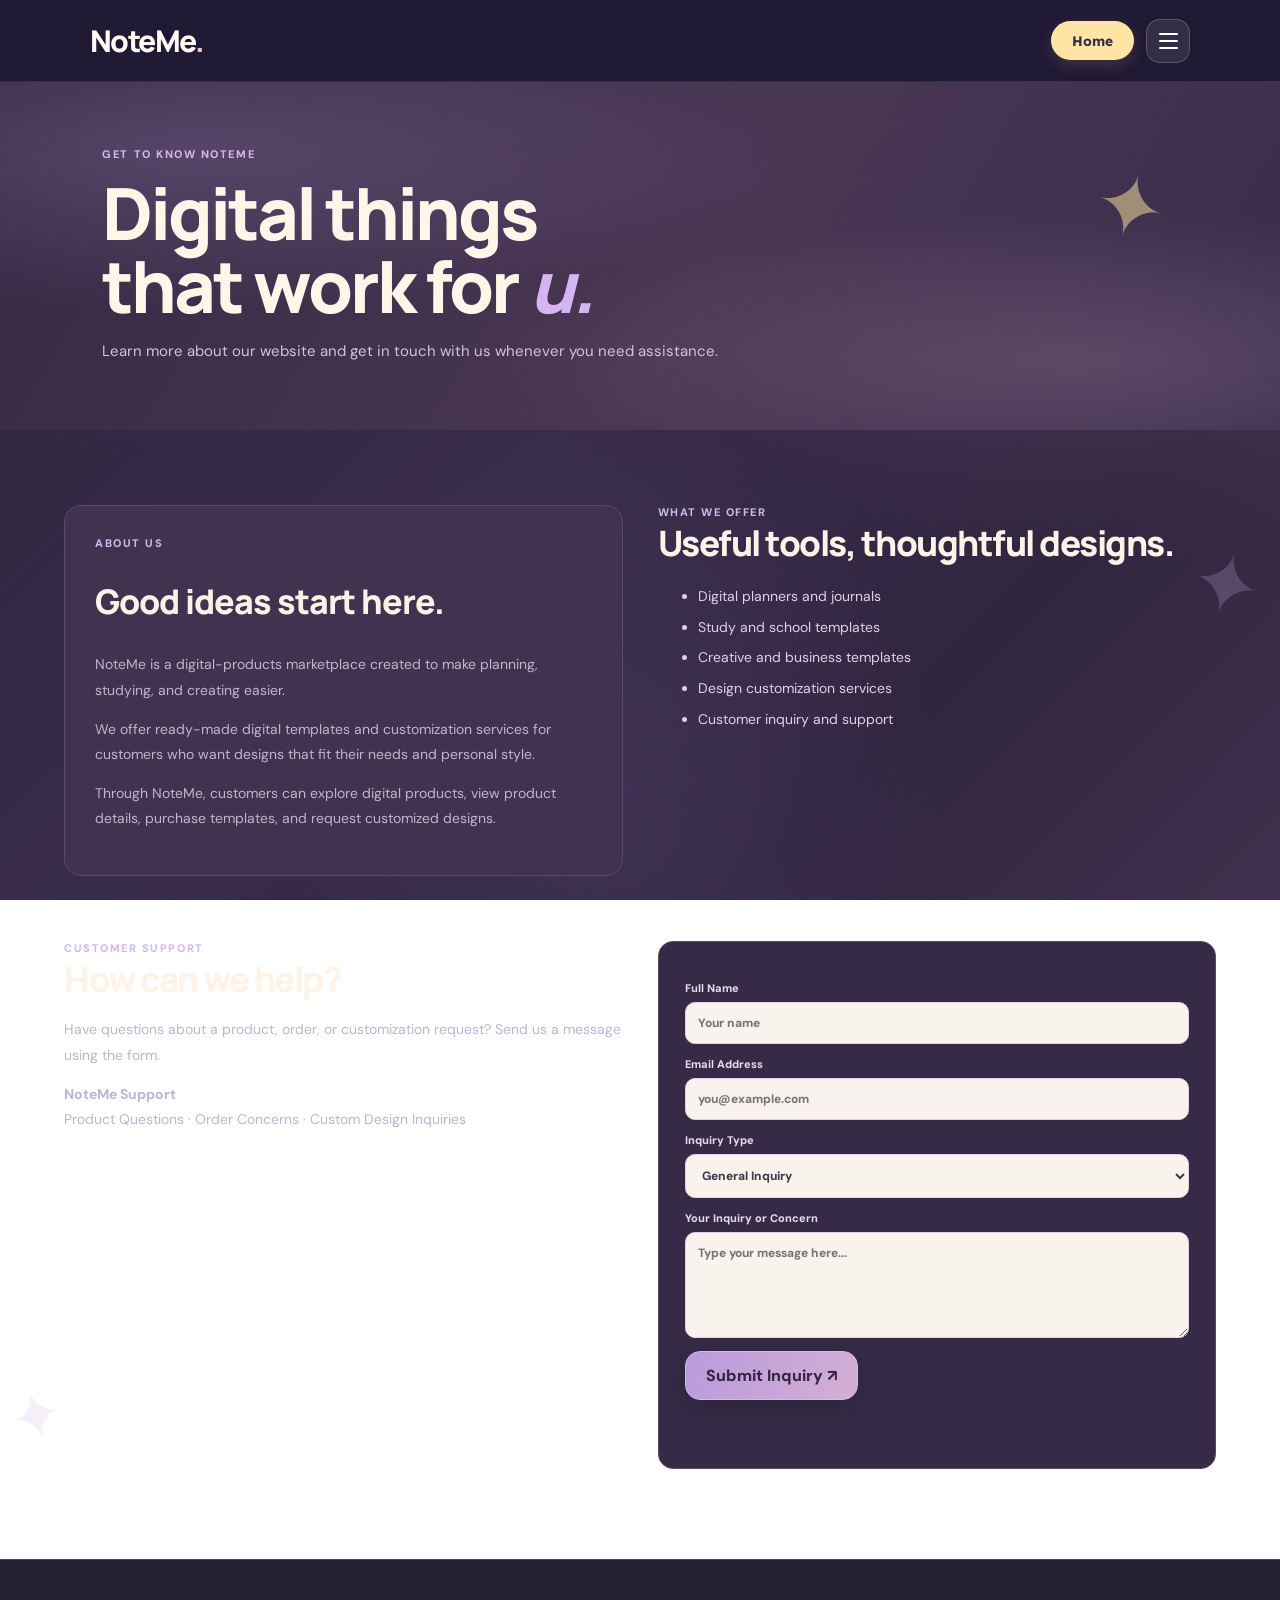
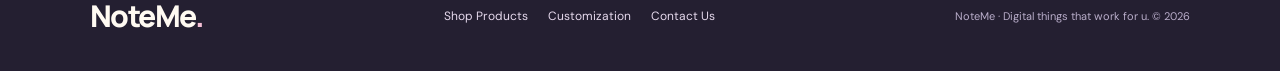
<file: about-support.html>
<!DOCTYPE html>
<html lang="en">
<head>
  <meta charset="UTF-8">
  <meta name="viewport" content="width=device-width, initial-scale=1.0">
  <title>About & Support | NoteMe</title>
  <link rel="stylesheet" href="features.css">
</head>
<body>

<header class="site-header">
    <a href="index.html" class="brand">NoteMe<span>.</span></a>

    <div class="header-actions">
        <a href="index.html" class="home-button">Home</a>

        <button
            class="menu-toggle"
            id="menuToggle"
            type="button"
            aria-label="Toggle navigation"
            aria-expanded="false"
            aria-controls="mainNav"
        >
            <span></span>
            <span></span>
            <span></span>
        </button>
    </div>

    <nav class="menu-panel" id="mainNav">
        <div class="menu-title">Explore NoteMe</div>
        <a href="product-overview.html">Products</a>
        <a href="design-customization.html">Design Customization</a>
        <a href="checkout.html">Checkout</a>
        <a href="pending-orders.html">My Orders</a>
        <a href="about-support.html" class="active">About &amp; Support</a>
    </nav>
</header>

<section class="page-hero">
  <div class="eyebrow">GET TO KNOW NOTEME</div>
  <h1>Digital things<br>that work for <em>u.</em></h1>
  <p>Learn more about our website and get in touch with us whenever you need assistance.</p>
</section>

<main class="container">

  <!-- ABOUT US -->
  <section class="two-col" id="about">

    <div class="about-panel">
      <div class="eyebrow">ABOUT US</div>
      <h2>Good ideas start here.</h2>

      <p class="muted">
        NoteMe is a digital-products marketplace created to make planning,
        studying, and creating easier.
      </p>

      <p class="muted">
        We offer ready-made digital templates and customization services
        for customers who want designs that fit their needs and personal style.
      </p>

      <p class="muted">
        Through NoteMe, customers can explore digital products, view product
        details, purchase templates, and request customized designs.
      </p>
    </div>

    <div>
      <div class="eyebrow">WHAT WE OFFER</div>
      <h2 class="section-title">Useful tools, thoughtful designs.</h2>

      <ul class="muted offer-list">
        <li>Digital planners and journals</li>
        <li>Study and school templates</li>
        <li>Creative and business templates</li>
        <li>Design customization services</li>
        <li>Customer inquiry and support</li>
      </ul>
    </div>

  </section>

  <!-- CUSTOMER SUPPORT -->
  <section class="two-col contact-section" id="contact">

    <div>
      <div class="eyebrow">CUSTOMER SUPPORT</div>
      <h2 class="section-title">How can we help?</h2>

      <p class="muted">
        Have questions about a product, order, or customization request?
        Send us a message using the form.
      </p>

      <p class="muted">
        <strong>NoteMe Support</strong><br>
        Product Questions · Order Concerns · Custom Design Inquiries
      </p>
    </div>

    <form class="contact-panel" id="contactForm">

      <label>Full Name
        <input type="text" id="contactName" required placeholder="Your name">
      </label>

      <label>Email Address
        <input type="email" id="contactEmail" required placeholder="you@example.com">
      </label>

      <label>Inquiry Type
        <select id="inquiryType">
          <option>General Inquiry</option>
          <option>Product Concern</option>
          <option>Order Concern</option>
          <option>Customization Request</option>
        </select>
      </label>

      <label>Your Inquiry or Concern
        <textarea id="inquiryText" rows="5" required placeholder="Type your message here..."></textarea>
      </label>

      <button class="btn" type="submit">Submit Inquiry ↗</button>

      <p class="notice" id="contactStatus"></p>

    </form>
  </section>

</main>

<footer class="site-footer">
  <a class="brand" href="index.html">NoteMe<span>.</span></a>

  <div class="footer-links">
    <a href="product-overview.html">Shop Products</a>
    <a href="design-customization.html">Customization</a>
    <a href="#contact">Contact Us</a>
  </div>

  <p>NoteMe · Digital things that work for u. © 2026</p>
</footer>

<script src="features.js"></script>
</body>
</html>
</file>
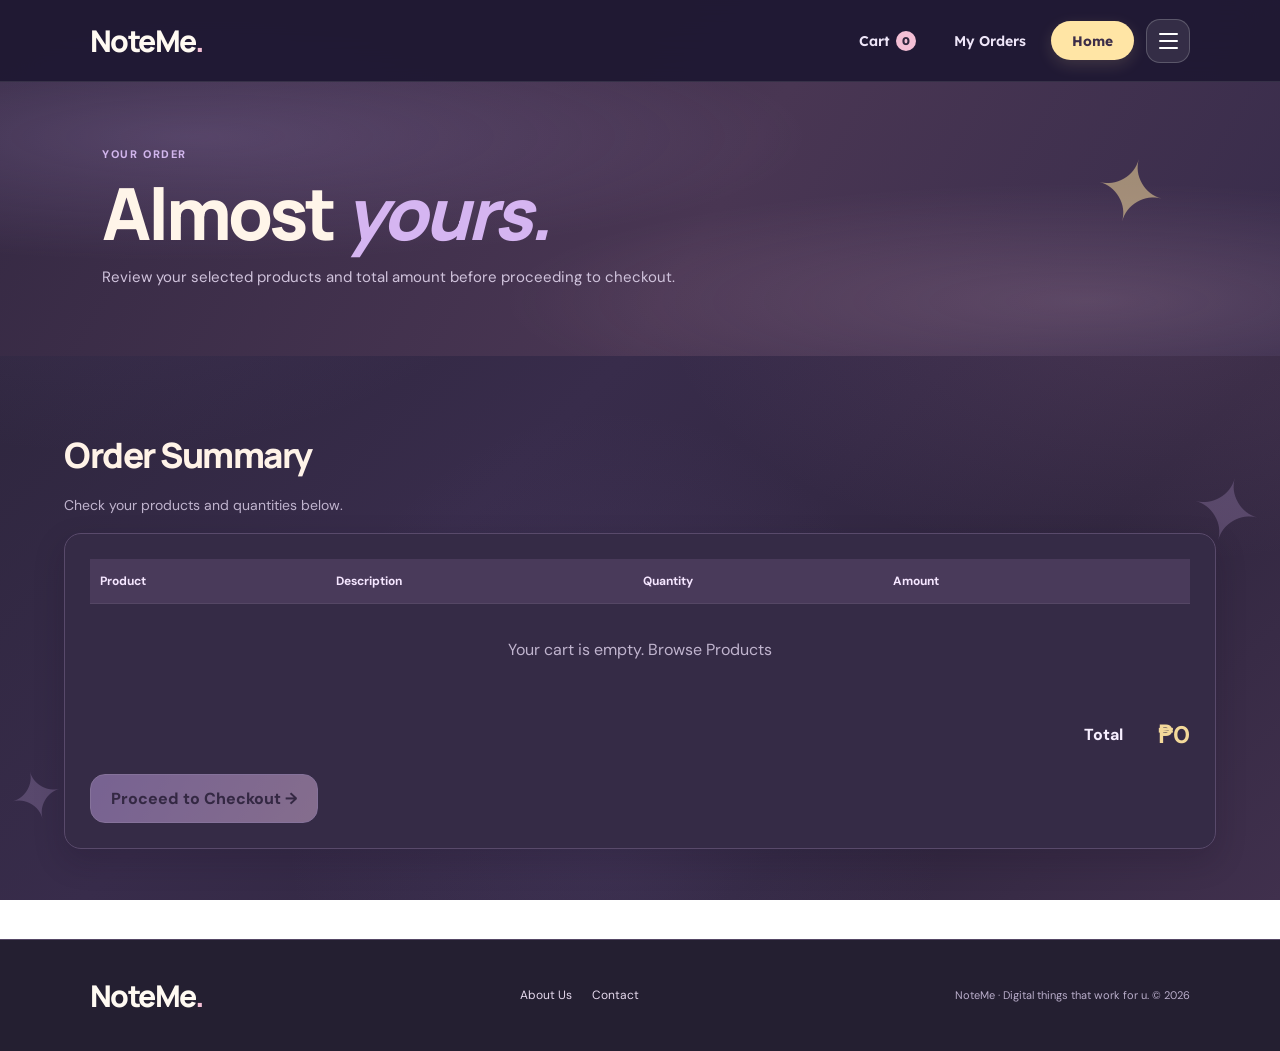
<file: checkout.html>
<!DOCTYPE html>
<html lang="en">
<head>
    <meta charset="UTF-8">
    <meta name="viewport" content="width=device-width, initial-scale=1.0">
    <title>Checkout | NoteMe</title>
    <link rel="stylesheet" href="features.css">
</head>
<body>

<header class="site-header">
    <a href="index.html" class="brand">NoteMe<span>.</span></a>

    <div class="header-actions">
        <a href="checkout.html" class="header-cart" aria-label="Start checkout">
            Cart <span class="cart-count">0</span>
        </a>
        <a href="pending-orders.html" class="header-link">My Orders</a>
        <a href="index.html" class="home-button">Home</a>

        <button
            class="menu-toggle"
            id="menuToggle"
            type="button"
            aria-label="Toggle navigation"
            aria-expanded="false"
            aria-controls="mainNav"
        >
            <span></span>
            <span></span>
            <span></span>
        </button>
    </div>

    <nav class="menu-panel" id="mainNav">
        <div class="menu-title">Explore NoteMe</div>
        <a href="product-overview.html">Products</a>
        <a href="design-customization.html">Design Customization</a>
        <a href="checkout.html" class="active">Checkout</a>
        <a href="pending-orders.html">My Orders</a>
        <a href="about-support.html">About &amp; Support</a>
    </nav>
</header>

<section class="page-hero">
    <div class="eyebrow">YOUR ORDER</div>
    <h1>Almost <em>yours.</em></h1>
    <p>Review your selected products and total amount before proceeding to checkout.</p>
</section>

<main class="container">

    <h2 class="section-title">Order Summary</h2>
    <p class="muted">Check your products and quantities below.</p>

    <div class="form-card table-wrap">

        <table class="checkout-table">
            <thead>
                <tr>
                    <th>Product</th>
                    <th>Description</th>
                    <th>Quantity</th>
                    <th>Amount</th>
                    <th></th>
                </tr>
            </thead>

            <tbody id="checkoutItems"></tbody>
        </table>

        <div id="emptyCart" class="empty" hidden>
            Your cart is empty.
            <a href="product-overview.html">Browse Products</a>
        </div>

        <div class="total-row">
            <span>Total</span>
            <strong id="grandTotal">₱0</strong>
        </div>

        <button class="btn" id="checkoutButton" type="button">
            Proceed to Checkout →
        </button>

    </div>
</main>

<!-- PAYMENT MODAL -->
<div class="modal-backdrop" id="paymentModal">

    <section class="modal">

        <button class="close" id="closePayment" type="button" aria-label="Close">
            ×
        </button>

        <div class="eyebrow">CONFIRM YOUR ORDER</div>
        <h2 class="section-title">Your Details & Payment</h2>

        <p class="muted">
            Please provide your information and select your preferred payment method.
        </p>

        <form id="paymentForm">

            <label for="customerName">Customer Name</label>
            <input
                type="text"
                id="customerName"
                name="customerName"
                placeholder="Enter your full name"
                required
            >

            <label for="customerAddress">Delivery / Billing Address</label>
            <textarea
                id="customerAddress"
                name="customerAddress"
                rows="3"
                placeholder="Enter your complete address"
                required
            ></textarea>

            <label for="paymentMethod">Payment Method</label>
            <select id="paymentMethod" name="paymentMethod" required>
                <option value="">Select Payment Method</option>
                <option value="GCash">GCash (Demo)</option>
                <option value="Maya">Maya (Demo)</option>
                <option value="Bank Transfer">Bank Transfer (Demo)</option>
            </select>

            <label class="confirm-label" for="confirmPayment">
                <input
                    type="checkbox"
                    id="confirmPayment"
                    name="confirmPayment"
                    required
                >
                <span>I confirm that my name, address, and payment method are correct.</span>
            </label>

            <button class="btn payment-submit" type="submit">
                Confirm Order ↗
            </button>

            <p class="notice" id="paymentStatus" aria-live="polite"></p>

            <p class="muted demo-note">
                Demo only. No actual payment will be collected.
            </p>

        </form>
    </section>
</div>

<footer class="site-footer">
    <a class="brand" href="index.html">NoteMe<span>.</span></a>

    <div class="footer-links">
        <a href="about-support.html#about">About Us</a>
        <a href="about-support.html#contact">Contact</a>
    </div>

    <p>NoteMe · Digital things that work for u. © 2026</p>
</footer>

<script src="features.js"></script>
</body>
</html>
</file>
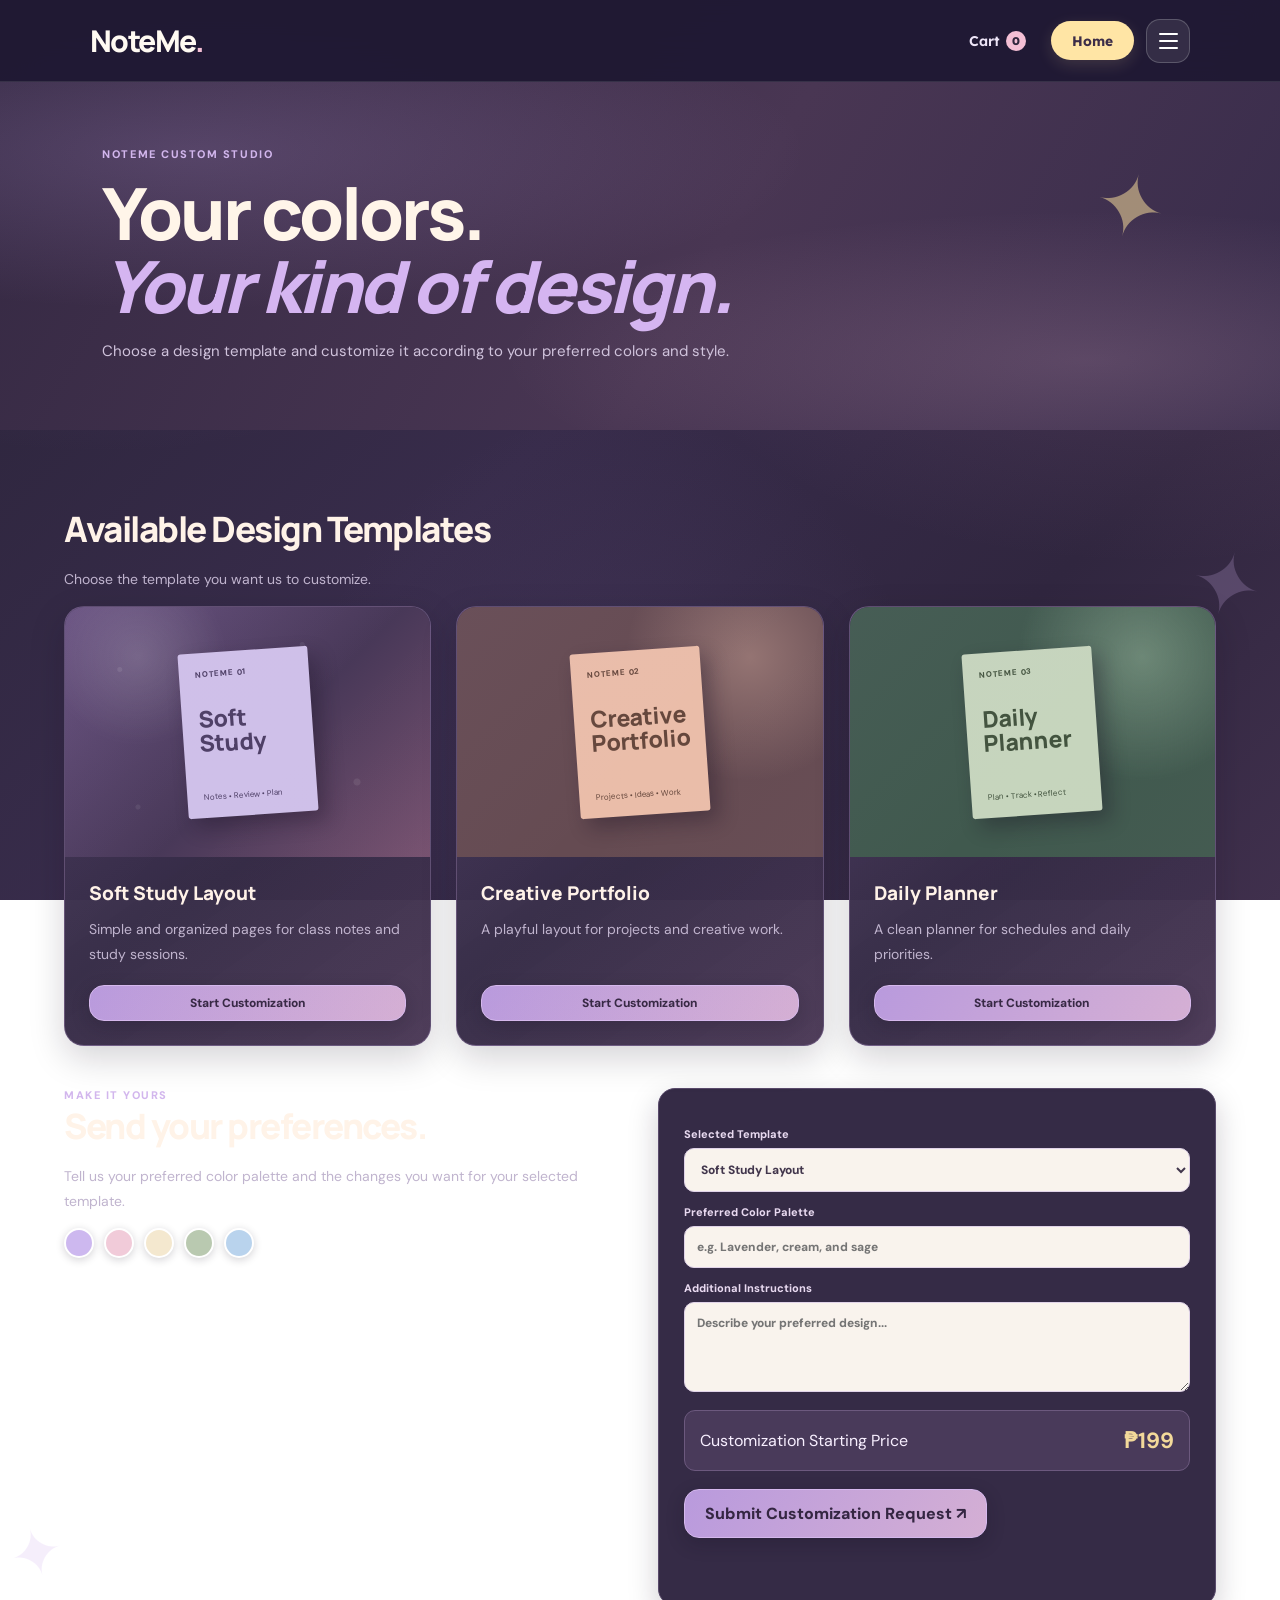
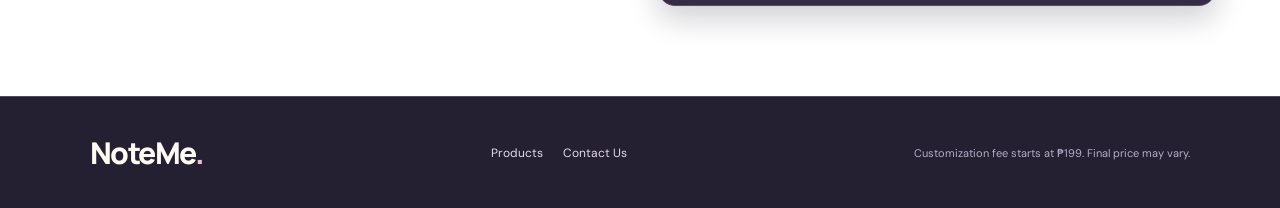
<file: design-customization.html>
<!DOCTYPE html>
<html lang="en">
<head>
  <meta charset="UTF-8">
  <meta name="viewport" content="width=device-width, initial-scale=1.0">
  <title>Design Customization | NoteMe</title>
  <link rel="stylesheet" href="features.css">
</head>
<body>

<header class="site-header">
    <a href="index.html" class="brand">NoteMe<span>.</span></a>

    <div class="header-actions">
        <a href="checkout.html" class="header-cart" aria-label="View cart">
            <span class="cart-label">Cart</span> <span class="cart-count">0</span>
        </a>
        <a href="index.html" class="home-button">Home</a>

        <button
            class="menu-toggle"
            id="menuToggle"
            type="button"
            aria-label="Toggle navigation"
            aria-expanded="false"
            aria-controls="mainNav"
        >
            <span></span>
            <span></span>
            <span></span>
        </button>
    </div>

    <nav class="menu-panel" id="mainNav">
        <div class="menu-title">Explore NoteMe</div>
        <a href="product-overview.html">Products</a>
        <a href="design-customization.html" class="active">Design Customization</a>
        <a href="checkout.html">Checkout</a>
        <a href="pending-orders.html">My Orders</a>
        <a href="about-support.html">About &amp; Support</a>
    </nav>
</header>

<section class="page-hero">
  <div class="eyebrow">NOTEME CUSTOM STUDIO</div>
  <h1>Your colors.<br><em>Your kind of design.</em></h1>
  <p>Choose a design template and customize it according to your preferred colors and style.</p>
</section>

<main class="container">

  <h2 class="section-title">Available Design Templates</h2>
  <p class="muted">Choose the template you want us to customize.</p>

  <div class="grid">

    <article class="card">
      <div class="product-art">
        <div class="cover">
          <small>NOTEME 01</small>
          <strong>Soft<br>Study</strong>
          <span>Notes • Review • Plan</span>
        </div>
      </div>
      <div class="card-body">
        <h3>Soft Study Layout</h3>
        <p class="muted">Simple and organized pages for class notes and study sessions.</p>
        <button class="btn btn-small choose-template" data-template="Soft Study Layout">
          Start Customization
        </button>
      </div>
    </article>

    <article class="card">
      <div class="product-art peach">
        <div class="cover peach">
          <small>NOTEME 02</small>
          <strong>Creative<br>Portfolio</strong>
          <span>Projects • Ideas • Work</span>
        </div>
      </div>
      <div class="card-body">
        <h3>Creative Portfolio</h3>
        <p class="muted">A playful layout for projects and creative work.</p>
        <button class="btn btn-small choose-template" data-template="Creative Portfolio">
          Start Customization
        </button>
      </div>
    </article>

    <article class="card">
      <div class="product-art mint">
        <div class="cover mint">
          <small>NOTEME 03</small>
          <strong>Daily<br>Planner</strong>
          <span>Plan • Track • Reflect</span>
        </div>
      </div>
      <div class="card-body">
        <h3>Daily Planner</h3>
        <p class="muted">A clean planner for schedules and daily priorities.</p>
        <button class="btn btn-small choose-template" data-template="Daily Planner">
          Start Customization
        </button>
      </div>
    </article>

  </div>

  <section class="two-col customization-area">

    <div>
      <div class="eyebrow">MAKE IT YOURS</div>
      <h2 class="section-title">Send your preferences.</h2>
      <p class="muted">Tell us your preferred color palette and the changes you want for your selected template.</p>

      <div class="palette-row">
        <i class="swatch lav"></i>
        <i class="swatch pink"></i>
        <i class="swatch cream"></i>
        <i class="swatch sage"></i>
        <i class="swatch blue"></i>
      </div>
    </div>

    <form class="form-card" id="customForm">

      <label>Selected Template
        <select id="templateName" required>
          <option value="Soft Study Layout">Soft Study Layout</option>
          <option value="Creative Portfolio">Creative Portfolio</option>
          <option value="Daily Planner">Daily Planner</option>
        </select>
      </label>

      <label>Preferred Color Palette
        <input id="palette" required placeholder="e.g. Lavender, cream, and sage">
      </label>

      <label>Additional Instructions
        <textarea id="customNotes" rows="4" placeholder="Describe your preferred design..."></textarea>
      </label>

      <div class="price-box">
        <span>Customization Starting Price</span>
        <strong>₱199</strong>
      </div>

      <button class="btn" type="submit">Submit Customization Request ↗</button>
      <p class="notice" id="customStatus"></p>

    </form>

  </section>
</main>

<footer class="site-footer">
  <a class="brand" href="index.html">NoteMe<span>.</span></a>
  <div class="footer-links">
    <a href="product-overview.html">Products</a>
    <a href="about-support.html#contact">Contact Us</a>
  </div>
  <p>Customization fee starts at ₱199. Final price may vary.</p>
</footer>

<script src="features.js"></script>
</body>
</html>
</file>
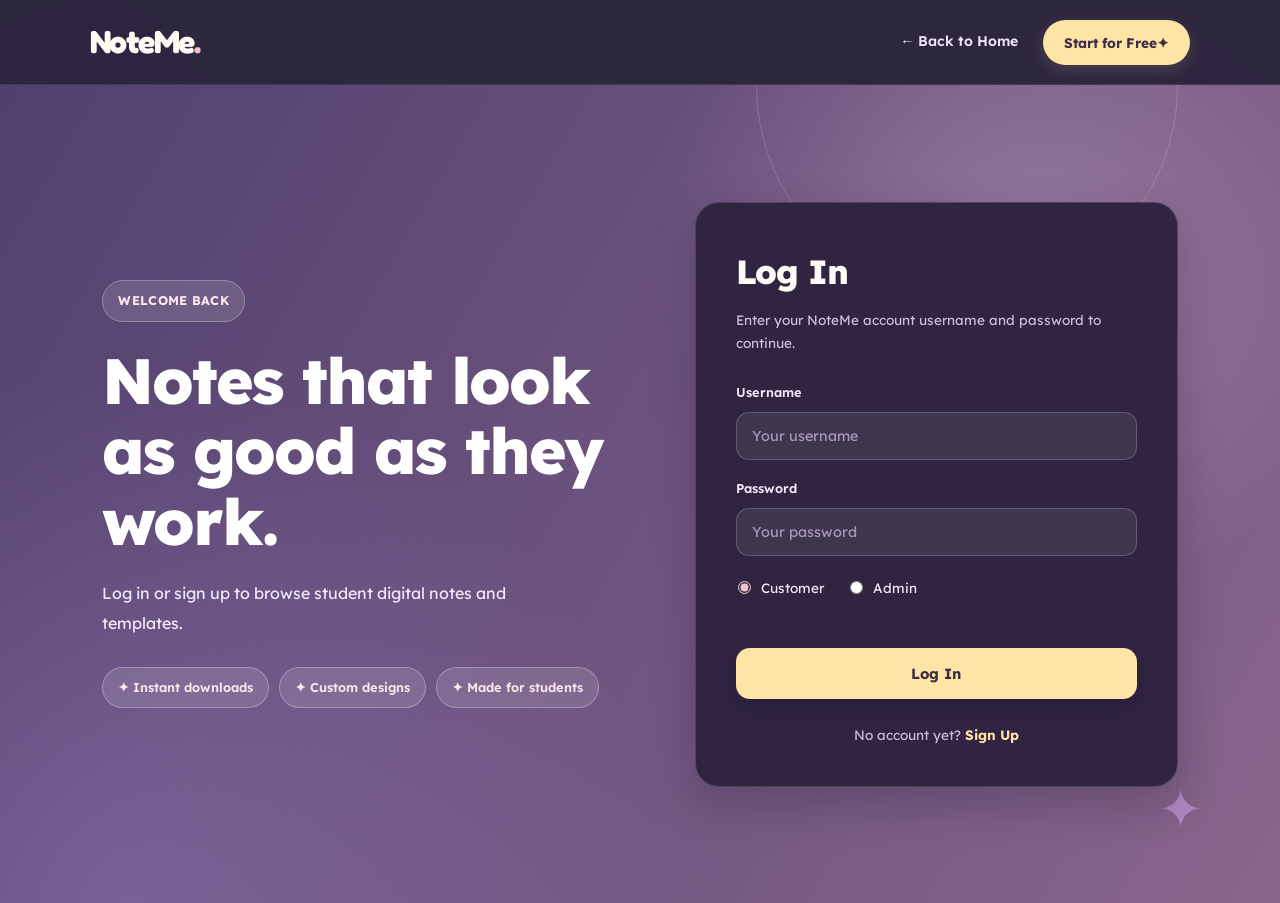
<file: login.html>
<!DOCTYPE html>
<html lang="en">
<head>
  <meta charset="UTF-8">
  <meta name="viewport" content="width=device-width, initial-scale=1.0, viewport-fit=cover">
  <meta name="theme-color" content="#211a35">
  <title>Log In | NoteMe</title>
  <link rel="preconnect" href="https://fonts.googleapis.com">
  <link rel="preconnect" href="https://fonts.gstatic.com" crossorigin>
  <link href="https://fonts.googleapis.com/css2?family=Fredoka:wght@400;500;600;700&family=Lexend:wght@400;500;600;700;800&display=swap" rel="stylesheet">
  <link rel="stylesheet" href="style.css">
</head>
<body>

  <!-- HEADER (same as the homepage) -->
  <header class="site-header auth-header">
    <a href="index.html" class="logo">NoteMe</a>

    <div class="header-actions">
      <a href="index.html" class="header-link">← Back to Home</a>
      <a href="signup.html" class="header-signup">Start for Free <span>✦</span></a>
    </div>
  </header>

  <main class="auth-page">

    <section class="auth-side">
      <span class="eyebrow">WELCOME BACK</span>
      <h1>Notes that look as good as they work.</h1>
      <p>Log in or sign up to browse student digital notes and templates.</p>
      <ul class="auth-perks">
        <li>✦ Instant downloads</li>
        <li>✦ Custom designs</li>
        <li>✦ Made for students</li>
      </ul>
    </section>

    <div class="auth-forms">
      <section class="auth-card">
        <h2>Log In</h2>
        <p class="sub">Enter your NoteMe account username and password to continue.</p>
        <form id="loginForm">
          <label for="login-username">Username</label>
          <input type="text" id="login-username" placeholder="Your username" autocomplete="username" required>

          <label for="login-password">Password</label>
          <input type="password" id="login-password" placeholder="Your password" autocomplete="current-password" required>

          <div class="radio-row">
            <label><input type="radio" name="login-as" value="customer" checked> Customer</label>
            <label><input type="radio" name="login-as" value="admin"> Admin</label>
          </div>

          <p class="form-error" id="loginError" role="alert" aria-live="polite"></p>

          <button class="btn block" type="submit">Log In</button>
        </form>
        <p class="switch">No account yet? <a href="signup.html">Sign Up</a></p>
      </section>
    </div>

  </main>

  <script src="auth.js"></script>
  <script src="script.js"></script>
</body>
</html>
</file>
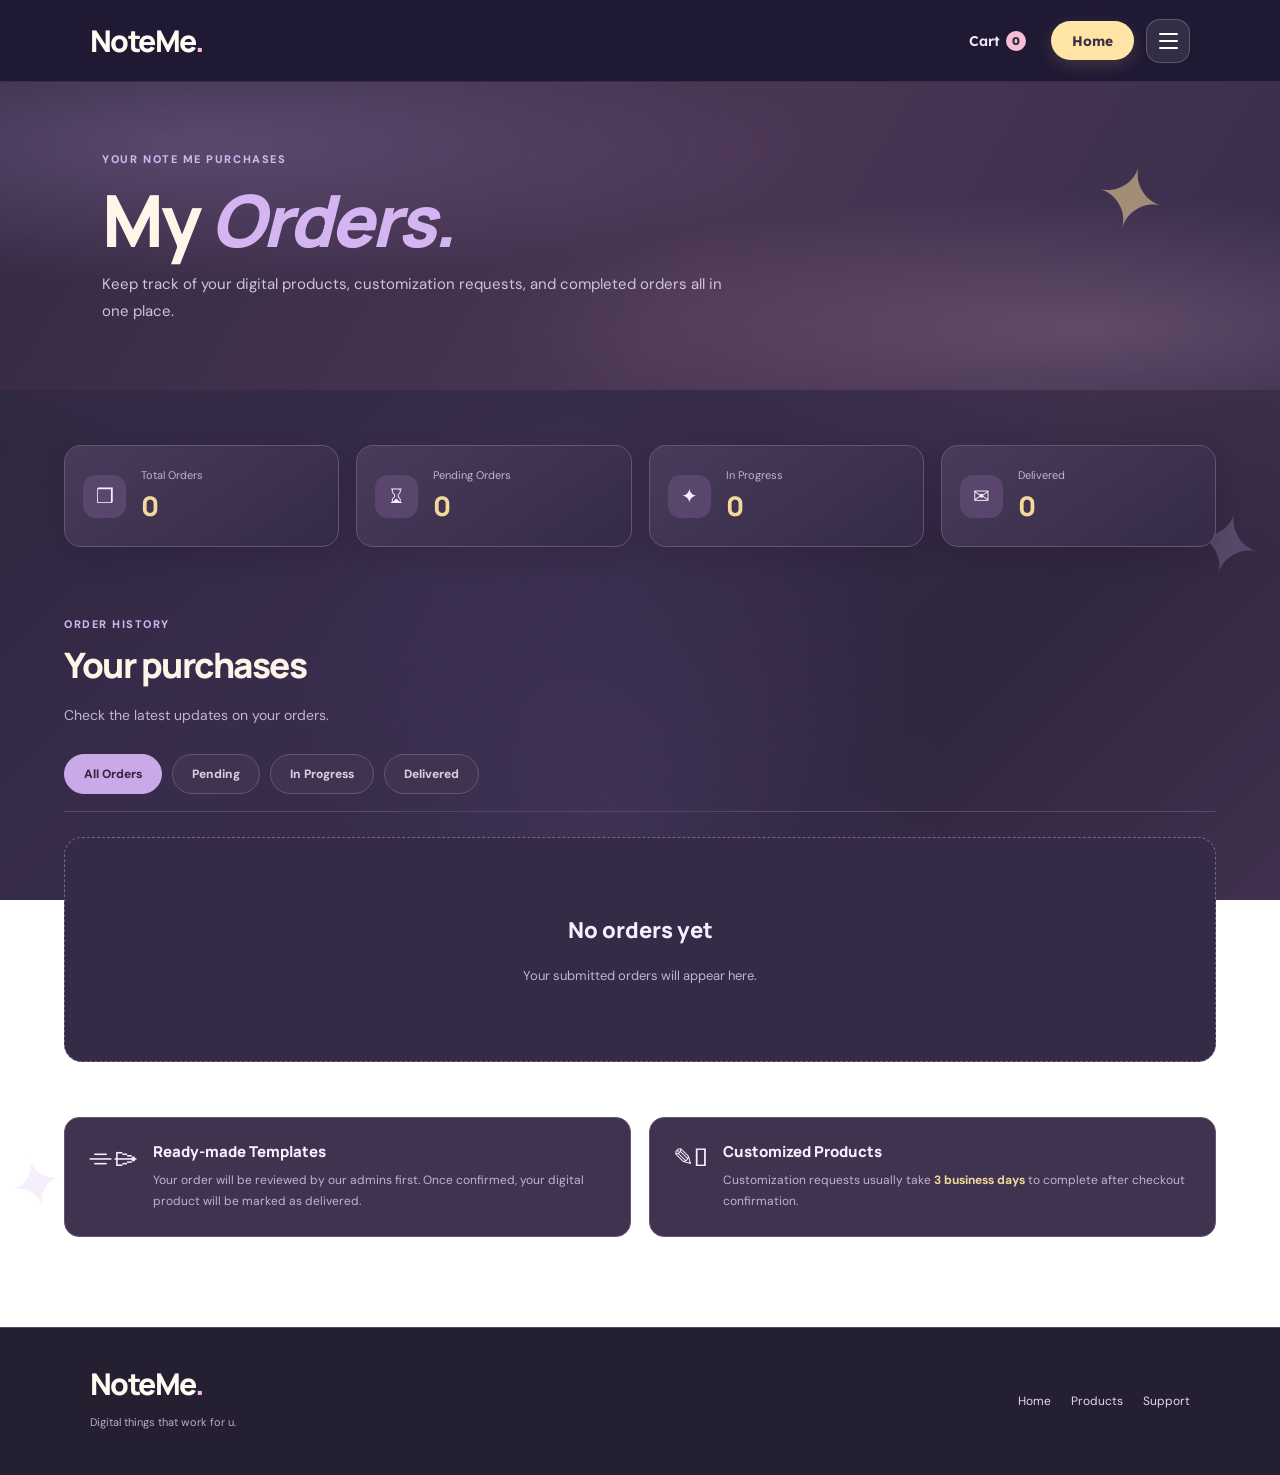
<file: pending-orders.html>
<!DOCTYPE html>
<html lang="en">
<head>
    <meta charset="UTF-8">
    <meta name="viewport" content="width=device-width, initial-scale=1.0">
    <title>NoteMe | My Orders</title>

    <link rel="stylesheet" href="features.css">
    <link rel="stylesheet" href="pending-orders.css">
</head>
<body>

    <!-- HEADER -->
    <header class="site-header">
    <a href="index.html" class="brand">NoteMe<span>.</span></a>

    <div class="header-actions">
        <a href="checkout.html" class="header-cart" aria-label="View cart">
            <span class="cart-label">Cart</span> <span class="cart-count">0</span>
        </a>
        <a href="index.html" class="home-button">Home</a>

        <button
            class="menu-toggle"
            id="menuToggle"
            type="button"
            aria-label="Toggle navigation"
            aria-expanded="false"
            aria-controls="mainNav"
        >
            <span></span>
            <span></span>
            <span></span>
        </button>
    </div>

    <nav class="menu-panel" id="mainNav">
        <div class="menu-title">Explore NoteMe</div>
        <a href="product-overview.html">Products</a>
        <a href="design-customization.html">Design Customization</a>
        <a href="checkout.html">Checkout</a>
        <a href="pending-orders.html" class="active">My Orders</a>
        <a href="about-support.html">About &amp; Support</a>
    </nav>
</header>

    <!-- HERO -->
    <section class="page-hero orders-hero">
        <span class="eyebrow">YOUR NOTE ME PURCHASES</span>
        <h1>My <em>Orders.</em></h1>
        <p>
            Keep track of your digital products, customization requests,
            and completed orders all in one place.
        </p>
    </section>

    <main class="container orders-container">

        <!-- ORDER SUMMARY -->
        <section class="order-summary">

            <div class="summary-card">
                <span class="summary-icon">❒</span>
                <div>
                    <p>Total Orders</p>
                    <h2 id="totalOrders">0</h2>
                </div>
            </div>

            <div class="summary-card">
                <span class="summary-icon">⌛︎</span>
                <div>
                    <p>Pending Orders</p>
                    <h2 id="pendingOrders">0</h2>
                </div>
            </div>

            <div class="summary-card">
                <span class="summary-icon">✦</span>
                <div>
                    <p>In Progress</p>
                    <h2 id="progressOrders">0</h2>
                </div>
            </div>

            <div class="summary-card">
                <span class="summary-icon">✉</span>
                <div>
                    <p>Delivered</p>
                    <h2 id="deliveredOrders">0</h2>
                </div>
            </div>

        </section>

        <!-- ORDER TABS -->
        <section class="orders-section">

            <div class="orders-heading">
                <div>
                    <span class="eyebrow">ORDER HISTORY</span>
                    <h2 class="section-title">Your purchases</h2>
                    <p class="muted">Check the latest updates on your orders.</p>
                </div>
            </div>

            <div class="order-tabs">
                <button class="order-tab active" data-filter="all">
                    All Orders
                </button>

                <button class="order-tab" data-filter="pending">
                    Pending
                </button>

                <button class="order-tab" data-filter="progress">
                    In Progress
                </button>

                <button class="order-tab" data-filter="delivered">
                    Delivered
                </button>
            </div>

            <!-- ORDERS WILL APPEAR HERE -->
            <div id="ordersList" class="orders-list"></div>

        </section>

        <!-- INFORMATION -->
        <section class="order-info">

            <div class="info-box">
                <span>⌯⌲</span>
                <div>
                    <h3>Ready-made Templates</h3>
                    <p>
                        Your order will be reviewed by our admins first.
                        Once confirmed, your digital product will be marked
                        as delivered.
                    </p>
                </div>
            </div>

            <div class="info-box">
                <span>✎𓂃</span>
                <div>
                    <h3>Customized Products</h3>
                    <p>
                        Customization requests usually take
                        <strong>3 business days</strong> to complete after
                        checkout confirmation.
                    </p>
                </div>
            </div>

        </section>

    </main>

    <!-- FOOTER -->
    <footer class="site-footer">
        <div>
            <a href="index.html" class="brand">NoteMe<span>.</span></a>
            <p>Digital things that work for u.</p>
        </div>

        <div class="footer-links">
            <a href="index.html">Home</a>
            <a href="product-overview.html">Products</a>
            <a href="about-support.html">Support</a>
        </div>
    </footer>

    <script src="features.js"></script>
    <script src="pending-orders.js"></script>

</body>
</html>
</file>
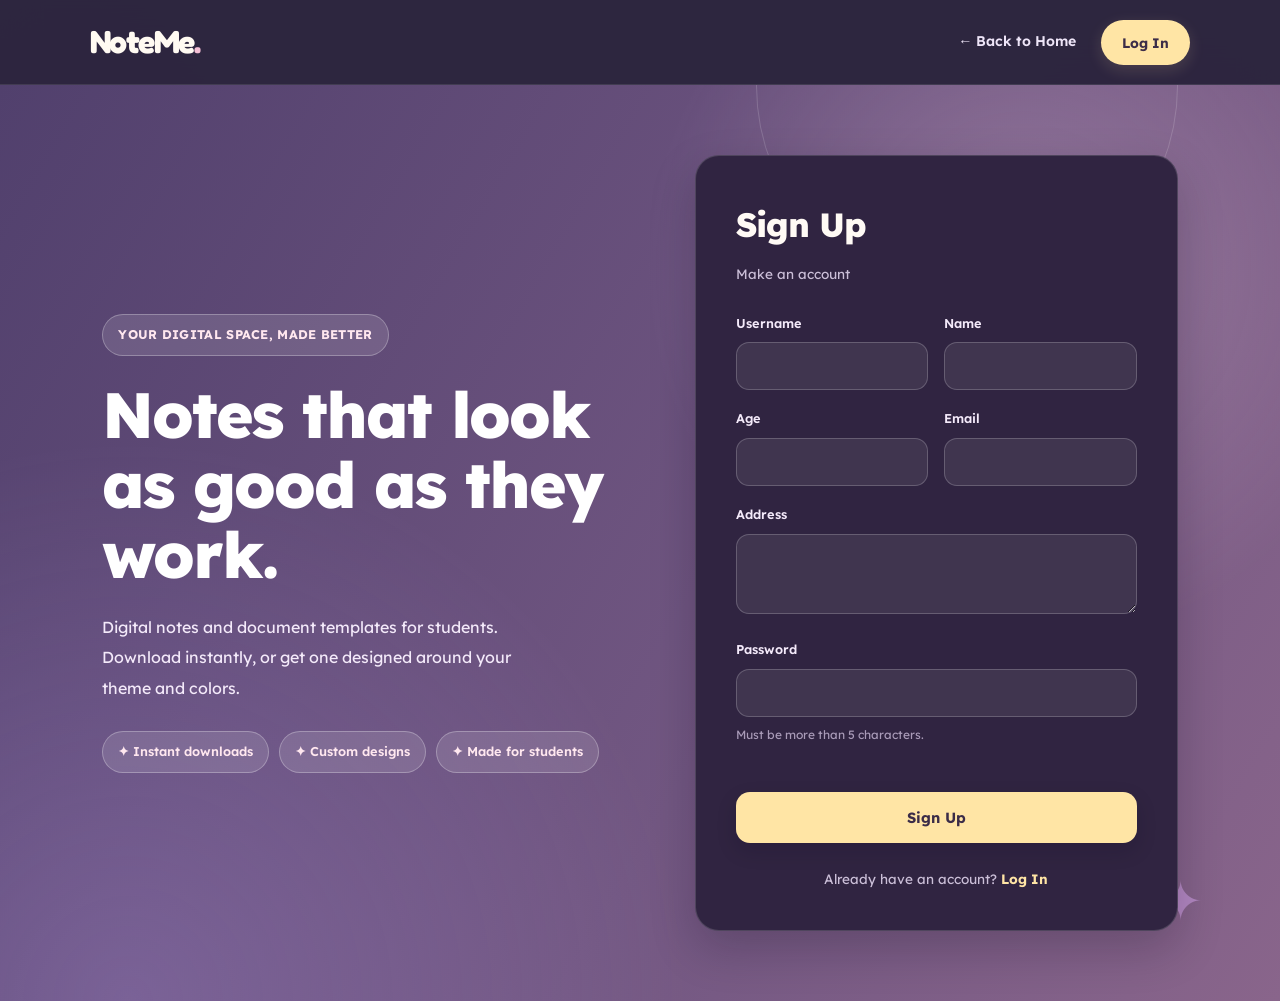
<file: signup.html>
<!DOCTYPE html>
<html lang="en">
<head>
  <meta charset="UTF-8">
  <meta name="viewport" content="width=device-width, initial-scale=1.0, viewport-fit=cover">
  <meta name="theme-color" content="#211a35">
  <title>Sign Up | NoteMe</title>
  <link rel="preconnect" href="https://fonts.googleapis.com">
  <link rel="preconnect" href="https://fonts.gstatic.com" crossorigin>
  <link href="https://fonts.googleapis.com/css2?family=Fredoka:wght@400;500;600;700&family=Lexend:wght@400;500;600;700;800&display=swap" rel="stylesheet">
  <link rel="stylesheet" href="style.css">
</head>
<body>

  <!-- HEADER (same as the homepage) -->
  <header class="site-header auth-header">
    <a href="index.html" class="logo">NoteMe</a>

    <div class="header-actions">
      <a href="index.html" class="header-link">← Back to Home</a>
      <a href="login.html" class="header-signup">Log In</a>
    </div>
  </header>

  <main class="auth-page">

    <section class="auth-side">
      <span class="eyebrow">YOUR DIGITAL SPACE, MADE BETTER</span>
      <h1>Notes that look as good as they work.</h1>
      <p>Digital notes and document templates for students. Download instantly, or get one designed around your theme and colors.</p>
      <ul class="auth-perks">
        <li>✦ Instant downloads</li>
        <li>✦ Custom designs</li>
        <li>✦ Made for students</li>
      </ul>
    </section>

    <div class="auth-forms">
      <section class="auth-card signup">
        <h2>Sign Up</h2>
        <p class="sub">Make an account</p>
        <form id="signupForm">
          <div class="form-row">
            <div><label for="su-username">Username</label><input type="text" id="su-username" autocomplete="username" required></div>
            <div><label for="su-name">Name</label><input type="text" id="su-name" autocomplete="name" required></div>
          </div>
          <div class="form-row">
            <div><label for="su-age">Age</label><input type="number" id="su-age" min="1" max="120" required></div>
            <div><label for="su-email">Email</label><input type="email" id="su-email" autocomplete="email" required></div>
          </div>
          <label for="su-address">Address</label>
          <textarea id="su-address" rows="2" required></textarea>
          <label for="su-password">Password</label>
          <input type="password" id="su-password" autocomplete="new-password" minlength="6" required>
          <div class="hint">Must be more than 5 characters.</div>

          <p class="form-error" id="signupError" role="alert" aria-live="polite"></p>

          <button class="btn block" type="submit">Sign Up</button>
        </form>
        <p class="switch">Already have an account? <a href="login.html">Log In</a></p>
      </section>
    </div>

  </main>

  <script src="auth.js"></script>
  <script src="script.js"></script>
</body>
</html>
</file>
<file: features.css>
@import url('https://fonts.googleapis.com/css2?family=DM+Sans:wght@400;500;600;700;800&family=Lexend:wght@400;500;600;700&family=Manrope:wght@400;500;600;700;800&display=swap');

/* ========================================
   ROOT VARIABLES
======================================== */

:root {
    --ink: #f7efff;
    --muted: #c0b4ce;
    --purple: #b99add;
    --lav: #3a304d;
    --pink: #e9b7d0;
    --yellow: #f3d99a;
    --mint: #b9d8c9;
    --line: #554765;
    --cream: #292337;
    --card: #352b46;
    --input: #f9f3ed;
}

* {
    box-sizing: border-box;
}

html {
    scroll-behavior: smooth;
}

body {
    margin: 0;
    background:
        radial-gradient(ellipse at 8% 18%, #8e6ab52b, transparent 28%),
        radial-gradient(ellipse at 90% 35%, #b77eaa24, transparent 30%),
        radial-gradient(ellipse at 48% 90%, #7862a52b, transparent 35%),
        linear-gradient(135deg, #292337 0%, #382c4b 45%, #30263f 75%, #40304d 100%);
    background-attachment: fixed;
    color: var(--ink);
    font-family: "DM Sans", sans-serif;
}

a {
    color: inherit;
    text-decoration: none;
}

button,
input,
textarea,
select {
    font: inherit;
}

button {
    cursor: pointer;
}

/* ========================================
   HEADER AND NAVIGATION
======================================== */

.site-header {
    min-height: 82px;
    padding: 15px 7%;
    display: flex;
    align-items: center;
    justify-content: space-between;
    gap: 25px;
    background: rgba(32, 25, 51, .96);
    border-bottom: 1px solid rgba(255,255,255,.1);
    backdrop-filter: blur(18px);
    -webkit-backdrop-filter: blur(18px);
    position: sticky;
    top: 0;
    z-index: 99999;
    isolation: isolate;
}

.brand {
    font: 800 30px Manrope, sans-serif;
    color: #fffaf2;
    letter-spacing: -1.5px;
    white-space: nowrap;
}

.brand span {
    color: #f4bfd5;
}

/* HEADER ACTIONS */

.header-actions {
    display: flex;
    align-items: center;
    gap: 12px;
    position: relative;
    z-index: 100002;
}

/* HOME BUTTON */

.home-button {
    display: inline-flex;
    align-items: center;
    justify-content: center;
    gap: 8px;
    padding: 11px 21px;
    border: none;
    border-radius: 30px;
    background: #ffe5a5;
    color: #3c2d48;
    font-family: 'Lexend', sans-serif;
    font-size: .86rem;
    font-weight: 700;
    box-shadow: 0 5px 16px rgba(255,229,165,.14);
    transition: .25s ease;
    white-space: nowrap;
}

.home-button:hover {
    background: #f4bfd5;
    color: #3c2d48;
    transform: translateY(-2px);
}

/* HAMBURGER BUTTON (same style as the homepage) */

.menu-toggle {
    width: 44px;
    height: 44px;
    display: flex;
    flex-direction: column;
    align-items: center;
    justify-content: center;
    gap: 5px;
    padding: 0;
    border: 1px solid rgba(255,255,255,.2);
    border-radius: 14px;
    background: rgba(255,255,255,.09);
    transition: .25s ease;
    cursor: pointer;
    position: relative;
    z-index: 100003;
    pointer-events: auto;
}

.menu-toggle:hover {
    background: rgba(255,255,255,.18);
}

.menu-toggle span {
    display: block;
    width: 19px;
    height: 2px;
    border-radius: 5px;
    background: white;
    transition: .25s ease;
    pointer-events: none;
}

/* ANIMATED HAMBURGER */

.menu-toggle.active span:nth-child(1) {
    transform: translateY(7px) rotate(45deg);
}

.menu-toggle.active span:nth-child(2) {
    opacity: 0;
}

.menu-toggle.active span:nth-child(3) {
    transform: translateY(-7px) rotate(-45deg);
}

/* DROPDOWN MENU (same style as the homepage) */

.menu-panel {
    position: absolute;
    top: calc(100% + 12px);
    right: 7%;
    width: 275px;
    padding: 22px;
    display: none;
    flex-direction: column;
    gap: 7px;
    background: #302441;
    border: 1px solid rgba(255,255,255,.15);
    border-radius: 20px;
    box-shadow: 0 18px 45px rgba(12, 7, 28, .22);
    font-family: 'Lexend', sans-serif;
    z-index: 100001;
    pointer-events: none;
    animation: menuIn .2s ease;
}

.menu-panel.open {
    display: flex;
    pointer-events: auto;
}

.menu-title {
    color: #f4bfd5;
    font-size: 1rem;
    font-weight: 700;
    margin-bottom: 8px;
}

.menu-panel a {
    color: #fffaf5;
    font-size: .9rem;
    font-weight: 500;
    padding: 11px 12px;
    border-radius: 11px;
    transition: .2s ease;
}

.menu-panel a:hover {
    background: rgba(255,255,255,.1);
    padding-left: 17px;
}

@keyframes menuIn {
    from {
        opacity: 0;
        transform: translateY(-8px);
    }

    to {
        opacity: 1;
        transform: translateY(0);
    }
}

/* ========================================
   BUTTONS
======================================== */

.btn {
    display: inline-flex;
    align-items: center;
    justify-content: center;
    padding: 13px 20px;
    border: 1px solid #d5b8ed;
    border-radius: 15px;
    background: linear-gradient(120deg, #b99add, #d4afd4);
    color: #342642;
    font-weight: 800;
    box-shadow: 0 6px 18px #140f203d;
    transition: .2s;
}

.btn:hover {
    transform: translateY(-3px);
    box-shadow: 0 10px 24px #140f2055;
    filter: brightness(1.08);
}

.btn-light {
    background: #f8f1e9;
    color: #4b3b5b;
    border-color: #e6d6ec;
}

.btn-small {
    padding: 9px 15px;
    font-size: 12px;
}

/* ========================================
   PAGE HERO
======================================== */

.page-hero {
    padding: 65px 8% 50px;
    position: relative;
    overflow: hidden;
    background:
        radial-gradient(ellipse at 15% 20%, rgba(185,154,221,.22), transparent 40%),
        radial-gradient(ellipse at 85% 80%, rgba(233,183,208,.18), transparent 38%),
        linear-gradient(120deg, #352943, #493653 55%, #382c4b);
}

.page-hero::after {
    content: "✦";
    position: absolute;
    right: 9%;
    top: 20%;
    font-size: 85px;
    color: #f3d99a;
    opacity: .55;
    transform: rotate(15deg);
    pointer-events: none;
}

.eyebrow {
    font-size: 11px;
    font-weight: 800;
    letter-spacing: .14em;
    color: #d2b6ed;
}

.page-hero h1 {
    font: 800 clamp(42px, 6vw, 72px)/1.02 Manrope, sans-serif;
    letter-spacing: -3px;
    margin: 15px 0;
    color: #fff5e9;
}

.page-hero h1 em {
    color: #d5b5f1;
}

.page-hero p {
    max-width: 650px;
    color: #d0c3dc;
    line-height: 1.8;
    font-size: 15px;
}

/* ========================================
   MAIN CONTENT
======================================== */

.container {
    position: relative;
    isolation: isolate;
    width: min(1180px, 90%);
    margin: 0 auto;
    padding: 75px 0 90px;
}

.container::before,
.container::after {
    content: "✦";
    position: absolute;
    z-index: -1;
    color: #d5b5f1;
    opacity: .22;
    pointer-events: none;
}

.container::before {
    top: 100px;
    right: -45px;
    font-size: 85px;
    transform: rotate(15deg);
}

.container::after {
    bottom: 100px;
    left: -55px;
    font-size: 65px;
    transform: rotate(-15deg);
}

.section-title {
    font: 800 35px Manrope, sans-serif;
    letter-spacing: -1.5px;
    margin: 0 0 12px;
    color: #fff3e8;
}

.muted {
    color: var(--muted);
    font-size: 14px;
    line-height: 1.8;
}

/* ========================================
   PRODUCT SECTION HEADING
======================================== */

.products-heading {
    display: flex;
    align-items: center;
    justify-content: space-between;
    gap: 20px;
    margin-bottom: 30px;
    position: relative;
}

.products-heading .section-title {
    margin-bottom: 5px;
}

.products-heading .muted {
    margin: 0;
}

.products-heading::after {
    content: "✧";
    position: absolute;
    top: -25px;
    right: 30%;
    font-size: 35px;
    color: #f3d99a;
    opacity: .5;
}

.product-count {
    padding: 11px 17px;
    border: 1px solid #665477;
    border-radius: 30px;
    background: #40334f;
    color: #d8c3eb;
    font-size: 11px;
    font-weight: 800;
    letter-spacing: .1em;
    white-space: nowrap;
}

/* ========================================
   PRODUCT GRID
======================================== */

.grid {
    display: grid;
    grid-template-columns: repeat(3, minmax(0, 1fr));
    gap: 25px;
    align-items: stretch;
}

#products {
    position: relative;
    z-index: 1;
}

#products::before {
    content: "";
    position: absolute;
    inset: -35px;
    z-index: -1;
    border-radius: 40px;
    background:
        radial-gradient(circle at 15% 20%, #b99add18, transparent 35%),
        radial-gradient(circle at 85% 75%, #e9b7d018, transparent 35%);
    filter: blur(12px);
    pointer-events: none;
}

/* ========================================
   PRODUCT CARDS
======================================== */

.card {
    display: flex;
    flex-direction: column;
    border: 1px solid rgba(210, 180, 240, 0.25);
    border-radius: 20px;
    background: linear-gradient(
        145deg,
        rgba(75, 59, 94, 0.96),
        rgba(53, 43, 70, 0.98) 55%,
        rgba(65, 48, 78, 0.96)
    );
    overflow: hidden;
    transition: transform .3s ease, box-shadow .3s ease;
    box-shadow: 0 12px 35px rgba(15, 10, 25, 0.18);
    position: relative;
}

.card:hover {
    transform: translateY(-7px);
    border-color: #b99add;
    box-shadow: 0 18px 40px rgba(185, 154, 221, 0.16);
}

.card::after {
    content: "";
    position: absolute;
    inset: 0;
    border-radius: inherit;
    background: linear-gradient(135deg, #d9b9f20b, transparent 45%, #e9b7d00b);
    pointer-events: none;
}

/* ========================================
   PRODUCT ART AND IMAGES
======================================== */

.product-art {
    width: 100%;
    height: 250px;
    min-height: 250px;
    padding: 18px;
    display: flex;
    justify-content: center;
    align-items: center;
    position: relative;
    overflow: hidden;
    background:
        radial-gradient(circle at 15% 25%, #ffffff16 0 2px, transparent 3px),
        radial-gradient(circle at 80% 70%, #ffffff14 0 3px, transparent 4px),
        radial-gradient(circle at 65% 15%, #ffffff12 0 2px, transparent 3px),
        radial-gradient(circle at 20% 80%, #ffffff12 0 2px, transparent 3px),
        radial-gradient(circle at 20% 20%, rgba(255,255,255,0.15), transparent 25%),
        linear-gradient(135deg, #67517f, #483858 55%, #76516f);
}

.product-art.peach {
    background:
        radial-gradient(circle at 80% 20%, #f3c6b455, transparent 35%),
        #654b52;
}

.product-art.yellow {
    background:
        radial-gradient(circle at 80% 20%, #f5dc8a55, transparent 35%),
        #61563e;
}

.product-art.mint {
    background:
        radial-gradient(circle at 80% 20%, #c6e4c755, transparent 35%),
        #40594e;
}

.product-art img {
    position: relative;
    z-index: 1;
    width: 100%;
    height: 100%;
    object-fit: contain;
    border-radius: 10px;
    transition: transform .3s ease;
}

.card:hover .product-art img {
    transform: scale(1.05);
}

/* ========================================
   OLD COVER DESIGN
======================================== */

.cover {
    width: 130px;
    height: 165px;
    padding: 16px;
    background: #cfc0e9;
    color: #4e3f66;
    box-shadow: 8px 10px 20px #17102055;
    transform: rotate(-4deg);
    display: flex;
    flex-direction: column;
    border-radius: 3px;
}

.cover strong {
    font: 800 23px/1.05 Manrope;
    margin-top: 28px;
}

.cover small {
    font-size: 8px;
    font-weight: 800;
    letter-spacing: .1em;
}

.cover span {
    font-size: 8px;
    margin-top: auto;
}

.cover.peach {
    background: #eabda9;
    color: #65473c;
}

.cover.yellow {
    background: #f5d978;
    color: #584b2a;
}

.cover.mint {
    background: #c6d5bd;
    color: #42533e;
}

/* ========================================
   PRODUCT INFORMATION
======================================== */

.card-body {
    padding: 24px;
    display: flex;
    flex-direction: column;
    flex: 1;
}

.card-body h3 {
    font: 800 19px/1.35 Manrope, sans-serif;
    color: #fff2e8;
    margin: 0 0 10px;
}

.card-body p {
    margin: 0 0 18px;
    min-height: 50px;
}

.price {
    font: 800 21px Manrope, sans-serif;
    color: #f3d99a;
    margin-top: auto;
}

/* ========================================
   PRODUCT ACTION BUTTONS
======================================== */

.card-actions {
    display: grid;
    grid-template-columns: 1fr 1fr;
    gap: 10px;
    margin-top: 20px;
}

.card-actions button {
    min-height: 46px;
    padding: 11px 12px;
    border: 1px solid #806a94;
    border-radius: 12px;
    background: #493a5a;
    color: #f4eafa;
    font-size: 12px;
    font-weight: 800;
    transition: .2s ease;
}

.card-actions button:first-child {
    background: #d0b4f2;
    border-color: #d0b4f2;
    color: #342642;
}

.card-actions button:hover {
    transform: translateY(-3px);
    filter: brightness(1.12);
    box-shadow: 0 6px 15px #17102045;
}

/* ========================================
   FORMS
======================================== */

.form-card {
    background: #352b46;
    border: 1px solid #594a6b;
    border-radius: 17px;
    padding: 25px;
    box-shadow: 0 12px 30px #17102035;
}

label {
    display: block;
    font-size: 11px;
    font-weight: 800;
    margin: 13px 0;
    color: #e8d9f0;
}

input,
textarea,
select {
    display: block;
    width: 100%;
    padding: 12px;
    border: 1px solid #e0d3e8;
    border-radius: 10px;
    margin-top: 7px;
    background: var(--input);
    color: #42364c;
    outline: none;
    font-size: 12px;
    transition: .2s;
}

input:focus,
textarea:focus,
select:focus {
    border-color: #c3a0e5;
    box-shadow: 0 0 0 3px #b58aff30;
}

textarea {
    resize: vertical;
}

/* ========================================
   CUSTOMIZATION
======================================== */

.palette-row {
    display: flex;
    gap: 10px;
    margin: 12px 0;
}

.swatch {
    width: 30px;
    height: 30px;
    border-radius: 50%;
    border: 2px solid #fff;
    box-shadow: 0 2px 8px #17102030;
}

.swatch.lav {
    background: #cdb8ef;
}

.swatch.pink {
    background: #f1cbd9;
}

.swatch.cream {
    background: #f4e8cf;
}

.swatch.sage {
    background: #b9c9b0;
}

.swatch.blue {
    background: #b9d3ed;
}

.price-box {
    background: #493a5a;
    border: 1px solid #6c597e;
    color: #f8efff;
    border-radius: 11px;
    padding: 15px;
    margin: 18px 0;
    display: flex;
    justify-content: space-between;
    align-items: center;
}

.price-box strong {
    font-size: 22px;
    color: #f3d99a;
}

.customization-area {
    margin-top: 42px;
}

/* ========================================
   CHECKOUT TABLE
======================================== */

.table-wrap {
    overflow-x: auto;
}

.checkout-table {
    width: 100%;
    border-collapse: collapse;
    font-size: 12px;
    color: #f3eafa;
}

.checkout-table th,
.checkout-table td {
    text-align: left;
    padding: 14px 10px;
    border-bottom: 1px solid #554765;
}

.checkout-table th {
    background: #493a5a;
    color: #f5e6ff;
}

.checkout-table input {
    width: 65px;
    padding: 8px;
}

.checkout-table button {
    background: #62465d;
    color: #ffe9f2;
    border: 1px solid #87627e;
    padding: 8px;
    border-radius: 7px;
    font-size: 11px;
}

.total-row {
    display: flex;
    justify-content: flex-end;
    gap: 35px;
    align-items: center;
    margin: 24px 0;
    font-weight: 800;
}

.total-row strong {
    font-size: 24px;
    color: #f3d99a;
}

.empty {
    text-align: center;
    padding: 35px;
    color: var(--muted);
}

/* ========================================
   ABOUT US
======================================== */

.two-col {
    display: grid;
    grid-template-columns: 1fr 1fr;
    gap: 35px;
    align-items: start;
}

.about-panel {
    background: #40334f;
    border: 1px solid #5a496b;
    padding: 30px;
    border-radius: 17px;
}

.about-panel h2 {
    font: 800 34px Manrope;
    letter-spacing: -1px;
    color: #fff1e8;
}

.offer-list {
    line-height: 2.2;
    color: #ded1e9;
}

.contact-section {
    margin-top: 65px;
}

.contact-panel {
    background: #352b46;
    padding: 26px;
    border: 1px solid #594a6b;
    border-radius: 15px;
}

/* ========================================
   MODAL
======================================== */

.modal-backdrop {
    position: fixed;
    inset: 0;
    background: #100c1ccc;
    display: none;
    place-items: center;
    padding: 18px;
    z-index: 30;
}

.modal-backdrop.open {
    display: grid;
}

.modal {
    position: relative;
    width: min(500px, 100%);
    max-height: 90vh;
    overflow: auto;
    background: #352b46;
    color: #f8efff;
    border: 1px solid #675576;
    padding: 30px;
    border-radius: 17px;
    box-shadow: 0 20px 70px #100c1c88;
}

#detailModal .modal {
    width: min(540px, 100%);
    padding: 40px;
    border-radius: 22px;
    background: linear-gradient(145deg, #40334f, #30263f);
    border: 1px solid #79638d;
}

.close {
    position: absolute;
    right: 16px;
    top: 14px;
    border: 0;
    background: #514161;
    color: #fff2e8;
    width: 30px;
    height: 30px;
    border-radius: 50%;
    font-size: 19px;
}

#detailModal .close {
    width: 36px;
    height: 36px;
    font-size: 22px;
    transition: .2s;
}

#detailModal .close:hover {
    background: #b99add;
    color: #30263f;
    transform: rotate(90deg);
}

#detailContent .eyebrow {
    margin-bottom: 14px;
}

#detailContent .section-title {
    font-size: clamp(26px, 5vw, 35px);
    line-height: 1.2;
    margin-bottom: 12px;
}

#detailContent .price {
    display: inline-block;
    margin: 12px 0 20px;
    padding: 11px 17px;
    border-radius: 12px;
    background: #493a5a;
    color: #f3d99a;
    font: 800 24px Manrope, sans-serif;
}

#detailContent h3 {
    font: 800 18px Manrope, sans-serif;
    color: #fff2e8;
    margin-bottom: 10px;
}

#detailContent ul {
    padding-left: 20px;
    line-height: 2.1;
    margin-bottom: 25px;
}

#detailContent .btn {
    width: 100%;
    border-radius: 13px;
    padding: 15px;
}

/* ========================================
   CONFIRMATION AND NOTICE
======================================== */

.confirm-label {
    display: flex;
    gap: 9px;
    align-items: center;
}

.confirm-label input {
    width: auto;
    margin: 0;
}

.notice {
    font-size: 12px;
    color: #d3b6ef;
    min-height: 18px;
}

/* ========================================
   FOOTER
======================================== */

.site-footer {
    padding: 35px 7%;
    border-top: 1px solid #554765;
    display: flex;
    align-items: center;
    justify-content: space-between;
    gap: 20px;
    background: #241f31;
}

.footer-links {
    display: flex;
    gap: 20px;
    font-size: 12px;
    color: #e6d9ed;
}

.footer-links a:hover {
    color: #f3d99a;
}

.site-footer p {
    font-size: 11px;
    color: #b9adca;
}

/* ========================================
   PAYMENT MODAL
======================================== */

#paymentModal {
    display: none;
    position: fixed;
    inset: 0;
    z-index: 9999;
    padding: 20px;
    align-items: center;
    justify-content: center;
    overflow-y: auto;
    background: rgba(16, 12, 28, .88);
    opacity: 0;
    visibility: hidden;
    pointer-events: none;
}

#paymentModal.show {
    display: flex !important;
    opacity: 1;
    visibility: visible;
    pointer-events: auto;
}

#paymentModal .modal {
    position: relative;
    width: min(550px, 100%);
    max-height: 90vh;
    overflow-y: auto;
    margin: auto;
    padding: 35px;
    background: linear-gradient(145deg, #40334f, #30263f);
    border: 1px solid #79638d;
    border-radius: 22px;
    box-shadow: 0 20px 70px rgba(10, 5, 20, .6);
    animation: paymentModalIn .25s ease;
}

#paymentModal .section-title {
    font-size: 29px;
    line-height: 1.2;
    margin: 12px 35px 10px 0;
}

#paymentModal .muted {
    margin-bottom: 20px;
}

#paymentModal label:not(.confirm-label) {
    display: block;
    margin: 17px 0 7px;
    color: #f0e4f8;
    font-size: 12px;
    font-weight: 800;
}

#paymentModal input:not([type="checkbox"]),
#paymentModal textarea,
#paymentModal select {
    width: 100%;
    min-height: 45px;
    padding: 13px 14px;
    margin: 7px 0 14px;
    background: #f9f3ed;
    color: #42364c;
    border: 1px solid #d8c9e4;
    border-radius: 11px;
    outline: none;
    font-family: "DM Sans", sans-serif;
    font-size: 13px;
}

#paymentModal textarea {
    min-height: 90px;
    resize: vertical;
}

#paymentModal input:focus,
#paymentModal textarea:focus,
#paymentModal select:focus {
    border-color: #c3a0e5;
    box-shadow: 0 0 0 3px rgba(181, 138, 255, .2);
}

#paymentModal .confirm-label {
    display: flex;
    align-items: flex-start;
    gap: 10px;
    margin: 15px 0 20px;
    color: #e8d9f0;
    font-size: 12px;
    font-weight: 600;
    line-height: 1.6;
}

#paymentModal .confirm-label input {
    width: 17px;
    height: 17px;
    min-width: 17px;
    margin: 1px 0 0;
    accent-color: #b99add;
}

#paymentModal .payment-submit {
    width: 100%;
    min-height: 48px;
    border-radius: 13px;
}

#paymentModal .notice {
    margin: 14px 0 0;
    color: #c8e7d8;
    font-size: 12px;
    text-align: center;
}

#paymentModal .demo-note {
    margin-top: 12px;
    font-size: 11px;
    text-align: center;
}

#paymentModal .close {
    position: absolute;
    top: 16px;
    right: 17px;
    z-index: 5;
    width: 35px;
    height: 35px;
    border: 0;
    border-radius: 50%;
    background: #514161;
    color: #fff2e8;
    font-size: 22px;
    cursor: pointer;
    transition: .2s ease;
}

#paymentModal .close:hover {
    background: #b99add;
    color: #30263f;
    transform: rotate(90deg);
}

#checkoutButton:disabled {
    opacity: .5;
    cursor: not-allowed;
    transform: none;
    box-shadow: none;
}

@keyframes paymentModalIn {
    from {
        opacity: 0;
        transform: translateY(15px) scale(.98);
    }

    to {
        opacity: 1;
        transform: translateY(0) scale(1);
    }
}

/* ========================================
   RESPONSIVE DESIGN
======================================== */

@media(max-width: 1000px) {
    .site-header {
        padding: 15px 4%;
    }

    .grid {
        grid-template-columns: repeat(2, minmax(0, 1fr));
    }
}

@media(max-width: 750px) {
    .grid {
        grid-template-columns: repeat(2, minmax(0, 1fr));
    }

    .two-col {
        grid-template-columns: 1fr;
    }

    .site-footer {
        flex-direction: column;
        align-items: flex-start;
    }
}

@media(max-width: 600px) {
    body {
        background-attachment: scroll;
    }

    .site-header {
        min-height: 72px;
        padding: 13px 5%;
        flex-direction: row;
        align-items: center;
    }

    .brand {
        font-size: 26px;
    }

    .header-actions {
        gap: 9px;
    }

    .home-button {
        padding: 9px 14px;
        font-size: 12px;
    }

    .page-hero {
        padding: 45px 6%;
    }

    .page-hero h1 {
        letter-spacing: -2px;
    }

    .container {
        width: 90%;
        padding: 42px 0 55px;
    }

    .products-heading {
        align-items: flex-start;
        flex-direction: column;
    }

    .grid {
        grid-template-columns: 1fr;
        gap: 20px;
    }

    .product-art {
        height: 230px;
        min-height: 230px;
    }

    .card-actions {
        grid-template-columns: 1fr 1fr;
    }

    .container::before {
        right: -10px;
        font-size: 55px;
    }

    .container::after {
        left: -10px;
        font-size: 45px;
    }

    #products::before {
        inset: -15px;
    }

    .products-heading::after {
        right: 5%;
    }

    #detailModal .modal {
        padding: 32px 22px;
    }

    #paymentModal {
        padding: 12px;
    }

    #paymentModal .modal {
        padding: 28px 20px;
        max-height: 94vh;
    }

    #paymentModal .section-title {
        font-size: 25px;
    }

    .footer-links {
        flex-wrap: wrap;
    }
}

/* ========================================
   REDUCED MOTION
======================================== */

@media(prefers-reduced-motion: reduce) {
    *,
    *::before,
    *::after {
        scroll-behavior: auto !important;
        transition-duration: .01ms !important;
        animation-duration: .01ms !important;
    }
}


/* CURRENT PAGE IN MENU */
.menu-panel a.active {
    color: #f3d99a;
    font-weight: 800;
}


/* ========================================
   START CHECKOUT LINK IN HEADER (same look as the homepage)
======================================== */

.header-cart {
    display: inline-flex;
    align-items: center;
    gap: 3px;
    padding: 10px 13px;
    border-radius: 30px;
    color: #eee5f8;
    font-family: 'Lexend', sans-serif;
    font-size: .88rem;
    font-weight: 600;
    white-space: nowrap;
    transition: .25s ease;
}

.header-cart:hover {
    color: white;
    background: rgba(255, 255, 255, .1);
}

.cart-count {
    display: inline-flex;
    align-items: center;
    justify-content: center;
    min-width: 20px;
    height: 20px;
    padding: 0 6px;
    margin-left: 3px;
    border-radius: 50px;
    background: #f4bfd5;
    color: #30263d;
    font-family: 'Lexend', sans-serif;
    font-size: .7rem;
    font-weight: 800;
}

/* phones: same compact look as the homepage */
@media (max-width: 760px) {
    .header-cart {
        height: 44px;
        padding: 0 14px;
        border: 1px solid rgba(255, 255, 255, .2);
        border-radius: 14px;
        background: rgba(255, 255, 255, .09);
        font-size: .82rem;
    }
}

@media (max-width: 380px) {
    .header-cart {
        padding: 0 10px;
        font-size: .75rem;
    }
}


/* PLAIN HEADER LINK (e.g. My Orders on checkout) - same look as Start Checkout */
.header-link {
    display: inline-flex;
    align-items: center;
    padding: 10px 13px;
    border-radius: 30px;
    color: #eee5f8;
    font-family: 'Lexend', sans-serif;
    font-size: .88rem;
    font-weight: 600;
    white-space: nowrap;
    transition: .25s ease;
}

.header-link:hover {
    color: white;
    background: rgba(255, 255, 255, .1);
}

/* on phones it stays in the hamburger menu so the header doesn't get crowded */
@media (max-width: 760px) {
    .header-link {
        display: none;
    }
}

/* small phones: keep Cart, Home and the menu button on one row */
@media (max-width: 420px) {
    .header-actions {
        gap: 6px;
    }

    .home-button {
        padding: 9px 11px;
        font-size: 11px;
    }

    .header-cart {
        padding: 0 10px;
    }

    .brand {
        font-size: 23px;
    }
}


/* phones: wider, scrollable menu with bigger tap targets (same as the homepage) */
@media (max-width: 760px) {
    .menu-panel {
        right: 4%;
        left: 4%;
        width: auto;
        max-height: calc(100vh - 100px);
        max-height: calc(100dvh - 100px);
        overflow-y: auto;
        -webkit-overflow-scrolling: touch;
    }

    .menu-panel a {
        display: flex;
        align-items: center;
        justify-content: space-between;
        min-height: 46px;
        font-size: .95rem;
    }

    .menu-panel a:hover {
        padding-left: 12px;
    }
}


/* PRODUCT OVERVIEW: no decorative star symbols */
.products-page .page-hero::after,
.products-page .container::before,
.products-page .container::after,
.products-page .products-heading::after {
    display: none;
}
</file>
<file: style.css>
:root {
    --bg: #211a35;
    --bg-light: #302441;
    --purple: #69518d;
    --purple-dark: #49345f;
    --lavender: #d9c9fa;
    --pink: #f4bfd5;
    --peach: #ffd5b5;
    --yellow: #ffe5a5;
    --mint: #c8e7d8;
    --cream: #fffaf2;
    --white: #ffffff;
    --ink: #30263d;
    --muted: #796f84;
    --text: #f8f1ff;
    --radius: 20px;
    --shadow: 0 18px 45px rgba(12, 7, 28, .22);
}

* {
    margin: 0;
    padding: 0;
    box-sizing: border-box;
}

html {
    scroll-behavior: smooth;
    scroll-padding-top: 95px;
}

body {
    font-family: 'Lexend', sans-serif;
    background:
        radial-gradient(ellipse at 10% 5%, rgba(145, 112, 207, .24), transparent 35%),
        radial-gradient(ellipse at 90% 35%, rgba(229, 157, 193, .14), transparent 30%),
        linear-gradient(145deg, #211a35, #2b213e 55%, #352744);
    color: var(--text);
    font-size: 15px;
    line-height: 1.7;
    min-height: 100vh;
    overflow-x: hidden;
}

body::before,
body::after {
    content: "";
    position: fixed;
    width: 300px;
    height: 300px;
    border-radius: 50%;
    filter: blur(100px);
    opacity: .12;
    pointer-events: none;
    z-index: -1;
}

body::before {
    background: #c4a4ff;
    top: 15%;
    left: -180px;
}

body::after {
    background: #f5b8d4;
    bottom: 5%;
    right: -180px;
}

a {
    text-decoration: none;
    color: inherit;
}

button {
    font: inherit;
    cursor: pointer;
}

img {
    max-width: 100%;
    display: block;
}

/* =========================================
   HEADER
========================================= */

.site-header {
    min-height: 82px;
    padding: 15px 7%;
    display: flex;
    align-items: center;
    justify-content: space-between;
    gap: 22px;
    position: sticky;
    top: 0;
    z-index: 1000;
    background: rgba(32, 25, 51, .94);
    border-bottom: 1px solid rgba(255,255,255,.1);
    backdrop-filter: blur(18px);
    -webkit-backdrop-filter: blur(18px);
}

.logo {
    font-family: 'Fredoka', sans-serif;
    font-size: 2rem;
    font-weight: 700;
    letter-spacing: -1.5px;
    color: var(--cream);
    white-space: nowrap;
}

.logo::after {
    content: ".";
    color: var(--pink);
}

.header-actions {
    display: flex;
    align-items: center;
    gap: 12px;
}

.header-link {
    color: #eee5f8;
    font-size: .88rem;
    font-weight: 600;
    padding: 10px 13px;
    border-radius: 30px;
    transition: .25s ease;
}

.header-link:hover {
    color: white;
    background: rgba(255,255,255,.1);
}

#loginLink,
#logoutBtn {
    display: inline-flex;
    align-items: center;
    justify-content: center;
    border: 1px solid rgba(225,210,250,.6);
    background: transparent;
    color: #f2e9ff;
    border-radius: 30px;
    padding: 10px 19px;
    font-size: .86rem;
    font-weight: 600;
    transition: .25s ease;
}

#loginLink:hover,
#logoutBtn:hover {
    background: rgba(255,255,255,.13);
    transform: translateY(-2px);
}

.header-signup {
    display: inline-flex;
    align-items: center;
    justify-content: center;
    padding: 11px 21px;
    border-radius: 30px;
    background: var(--yellow);
    color: #3c2d48;
    font-size: .86rem;
    font-weight: 700;
    transition: .25s ease;
    box-shadow: 0 5px 16px rgba(255,229,165,.14);
}

.header-signup:hover {
    background: var(--pink);
    transform: translateY(-2px);
}

.cart-count {
    display: inline-flex;
    align-items: center;
    justify-content: center;
    min-width: 20px;
    height: 20px;
    padding: 0 6px;
    margin-left: 3px;
    border-radius: 50px;
    background: var(--pink);
    color: var(--ink);
    font-size: .7rem;
    font-weight: 800;
}

/* HAMBURGER */

.menu-toggle {
    width: 44px;
    height: 44px;
    display: flex;
    flex-direction: column;
    align-items: center;
    justify-content: center;
    gap: 5px;
    border: 1px solid rgba(255,255,255,.2);
    border-radius: 14px;
    background: rgba(255,255,255,.09);
    transition: .25s ease;
    z-index: 1002;
}

.menu-toggle:hover {
    background: rgba(255,255,255,.18);
}

.menu-toggle span {
    width: 19px;
    height: 2px;
    border-radius: 5px;
    background: white;
    transition: .25s ease;
}

.menu-toggle.active span:nth-child(1) {
    transform: translateY(7px) rotate(45deg);
}

.menu-toggle.active span:nth-child(2) {
    opacity: 0;
}

.menu-toggle.active span:nth-child(3) {
    transform: translateY(-7px) rotate(-45deg);
}

/* DROPDOWN */

.menu-panel {
    position: absolute;
    top: calc(100% + 12px);
    right: 7%;
    width: 275px;
    padding: 22px;
    display: none;
    flex-direction: column;
    gap: 7px;
    background: #302441;
    border: 1px solid rgba(255,255,255,.15);
    border-radius: 20px;
    box-shadow: var(--shadow);
    animation: menuIn .2s ease;
}

.menu-panel.open,
.menu-panel.active {
    display: flex;
}

@keyframes menuIn {
    from {
        opacity: 0;
        transform: translateY(-8px);
    }
    to {
        opacity: 1;
        transform: translateY(0);
    }
}

.menu-title {
    color: var(--pink);
    font-size: 1rem;
    font-weight: 700;
    margin-bottom: 8px;
}

.menu-panel a {
    color: #fffaf5;
    font-size: .9rem;
    font-weight: 500;
    padding: 11px 12px;
    border-radius: 11px;
    transition: .2s ease;
}

.menu-panel a:hover {
    background: rgba(255,255,255,.1);
    padding-left: 17px;
}

.menu-divider {
    height: 1px;
    background: rgba(255,255,255,.14);
    margin: 8px 0;
}

.menu-panel .menu-signup {
    background: var(--yellow);
    color: var(--ink);
    text-align: center;
    font-weight: 700;
}

.menu-panel .menu-signup:hover {
    background: var(--pink);
    padding-left: 12px;
}

/* =========================================
   HERO
========================================= */

.hero {
    min-height: 610px;
    padding: 85px 8% 90px;
    display: grid;
    grid-template-columns: 1.05fr .95fr;
    align-items: center;
    gap: 45px;
    position: relative;
    isolation: isolate;
    overflow: hidden;
    background:
        radial-gradient(circle at 80% 20%, rgba(255,220,239,.23), transparent 30%),
        radial-gradient(circle at 10% 100%, rgba(198,170,255,.22), transparent 38%),
        linear-gradient(120deg, #51406d, #725782 60%, #89658b);
    border-bottom: 1px solid rgba(255,255,255,.12);
}

.hero::before {
    content: "";
    position: absolute;
    width: 420px;
    height: 420px;
    border: 1px solid rgba(255,255,255,.16);
    border-radius: 50%;
    top: -210px;
    right: 8%;
    z-index: -1;
}

.hero::after {
    content: "";
    position: absolute;
    width: 230px;
    height: 230px;
    background: rgba(255,213,181,.13);
    border-radius: 50%;
    filter: blur(65px);
    bottom: -100px;
    left: 38%;
    z-index: -1;
}

.hero-copy {
    max-width: 600px;
    position: relative;
    z-index: 2;
}

.eyebrow {
    display: inline-flex;
    align-items: center;
    padding: 9px 15px;
    margin-bottom: 23px;
    border: 1px solid rgba(255,255,255,.28);
    border-radius: 30px;
    background: rgba(255,255,255,.12);
    color: #ffe7ef;
    font-size: .79rem;
    font-weight: 700;
    letter-spacing: .3px;
}

.hero h1 {
    max-width: 600px;
    margin-bottom: 23px;
    color: white;
    font-size: clamp(3.2rem, 5.5vw, 5.2rem);
    font-weight: 800;
    line-height: 1.1;
    letter-spacing: -2.5px;
}

.hero h1 span {
    color: var(--yellow);
}

.hero p {
    max-width: 490px;
    margin-bottom: 30px;
    color: #f4eafa;
    font-size: 1rem;
    line-height: 1.9;
    font-weight: 400;
}

.actions {
    display: flex;
    flex-wrap: wrap;
    gap: 13px;
}

/* BUTTONS */

.btn {
    min-height: 50px;
    display: inline-flex;
    align-items: center;
    justify-content: center;
    padding: 13px 24px;
    border: 1px solid transparent;
    border-radius: 14px;
    background: var(--yellow);
    color: #3b2c48;
    font-size: .9rem;
    font-weight: 700;
    box-shadow: 0 8px 20px rgba(15,9,30,.16);
    transition: .25s ease;
}

.btn:hover {
    transform: translateY(-3px);
    background: #ffedc8;
    box-shadow: 0 12px 25px rgba(15,9,30,.22);
}

.btn.light {
    color: white;
    border: 1px solid rgba(255,255,255,.55);
    background: rgba(255,255,255,.09);
    box-shadow: none;
}

.btn.light:hover {
    background: rgba(255,255,255,.2);
}

/* HERO PRODUCT ART */

.hero-art {
    min-height: 400px;
    display: flex;
    align-items: center;
    justify-content: center;
    position: relative;
    background: radial-gradient(ellipse, rgba(255,255,255,.13), transparent 68%);
    border-radius: 50%;
    perspective: 1000px;
}

.hero-product {
    width: 230px;
    height: 300px;
    padding: 10px;
    position: absolute;
    border: 6px solid rgba(255,255,255,.8);
    border-radius: 17px;
    background: var(--cream);
    box-shadow: 0 25px 55px rgba(17,11,32,.3);
    overflow: hidden;
    transition: transform .4s ease;
}

.hero-product img {
    width: 100%;
    height: 100%;
    object-fit: cover;
    border-radius: 8px;
}

.product-back {
    transform: rotate(-13deg) translate(-100px,4px) scale(.88);
    opacity: .9;
}

.product-middle {
    transform: rotate(11deg) translate(105px,3px) scale(.9);
    opacity: .92;
}

.product-front {
    z-index: 2;
    transform: rotate(-2deg);
}

.hero-art:hover .product-back {
    transform: rotate(-17deg) translate(-120px,0) scale(.9);
}

.hero-art:hover .product-middle {
    transform: rotate(15deg) translate(125px,0) scale(.92);
}

.hero-art:hover .product-front {
    transform: rotate(0deg) translateY(-8px);
}

.floating-label {
    position: absolute;
    z-index: 4;
    padding: 11px 16px;
    border-radius: 13px;
    color: var(--ink);
    font-size: .86rem;
    font-weight: 700;
    box-shadow: 0 10px 25px rgba(17,11,32,.2);
}

.label-top {
    top: 25px;
    right: 0;
    background: var(--yellow);
    transform: rotate(5deg);
}

.label-bottom {
    bottom: 35px;
    left: 0;
    background: var(--pink);
    transform: rotate(-5deg);
}

/* =========================================
   GENERAL SECTIONS
========================================= */

.section {
    padding: 90px 8%;
    position: relative;
}

.section-heading {
    max-width: 680px;
    margin: 0 auto 45px;
    text-align: center;
}

.section-heading h2 {
    margin-bottom: 12px;
    color: white;
    font-size: clamp(2.1rem, 3.5vw, 3rem);
    font-weight: 800;
    line-height: 1.2;
    letter-spacing: -1.5px;
}

.section-heading .sub {
    color: #e3d9ed;
    font-size: .95rem;
    line-height: 1.8;
}

/* =========================================
   PRODUCTS
========================================= */

#shop {
    background:
        radial-gradient(ellipse at 0% 35%, rgba(176,145,227,.13), transparent 32%),
        radial-gradient(ellipse at 100% 80%, rgba(241,172,202,.1), transparent 30%),
        #29213d;
}

.grid {
    max-width: 1250px;
    margin: 0 auto;
    display: grid;
    grid-template-columns: repeat(4, minmax(0,1fr));
    gap: 23px;
}

.product {
    min-width: 0;
    padding: 13px;
    border: 1px solid rgba(255,255,255,.8);
    border-radius: 20px;
    background: var(--cream);
    color: var(--ink);
    box-shadow: 0 15px 35px rgba(10,7,25,.23);
    transition: transform .3s ease, box-shadow .3s ease;
}

.product:hover {
    transform: translateY(-8px);
    box-shadow: 0 23px 45px rgba(10,7,25,.3);
}

.preview {
    width: 100%;
    height: 205px;
    display: flex;
    align-items: center;
    justify-content: center;
    position: relative;
    overflow: hidden;
    border-radius: 14px;
}

.preview img {
    width: 100%;
    height: 100%;
    object-fit: contain;
    background: white;
    transition: transform .4s ease;
}

.product:hover .preview img {
    transform: scale(1.06);
}

.preview.p1 {
    background:
        linear-gradient(90deg, transparent 48%, rgba(32,74,55,.16) 49% 51%, transparent 52%),
        linear-gradient(135deg, #f3eddd, #cfdfcb 60%, #8f3439);
}

.preview.p2 {
    background: linear-gradient(120deg, #f0c4bd, #f5e5ac 34%, #bfd7c7 67%, #c7c4e7);
}

.preview.p3 {
    background:
        radial-gradient(circle, rgba(255,255,255,.2) 1.5px, transparent 2px) 0 0 / 13px 13px,
        repeating-conic-gradient(from 6deg at 50% 50%, rgba(255,255,255,.1) 0 1.5deg, transparent 1.5deg 30deg),
        linear-gradient(135deg, #d62437, #9e142c 48%, #123a78);
}

.preview.p3 b {
    color: white;
}

.preview.p4 {
    background: linear-gradient(135deg, #d7c6ec, #f3d4df 55%, #f7e6c6);
}

.preview b {
    max-width: 80%;
    padding: 13px 16px;
    border: 1px solid rgba(255,255,255,.8);
    border-radius: 12px;
    background: rgba(255,250,242,.88);
    color: #30253f;
    font-size: .95rem;
    text-align: center;
    box-shadow: 0 10px 24px rgba(39,29,53,.16);
}

.preview.p3 b {
    background: rgba(18,34,65,.82);
}

.info {
    padding: 18px 8px 8px;
}

.info h3 {
    min-height: 48px;
    margin-bottom: 7px;
    color: #30253f;
    font-size: 1.08rem;
    font-weight: 700;
    line-height: 1.45;
}

.seller {
    margin-bottom: 14px;
    color: #776c82;
    font-size: .8rem;
}

.price {
    margin-bottom: 14px;
    color: #62477e;
    font-size: 1.1rem;
    font-weight: 800;
}

.btn.sm {
    width: 100%;
    min-height: 44px;
    padding: 10px 14px;
    border-radius: 12px;
    background: #604b7c;
    color: white;
    font-size: .84rem;
    box-shadow: none;
}

.btn.sm:hover {
    background: #80649e;
    box-shadow: 0 7px 16px rgba(92,71,119,.2);
}

.collection-cta {
    max-width: 1250px;
    margin: 35px auto 0;
    padding: 22px 26px;
    display: flex;
    align-items: center;
    justify-content: space-between;
    gap: 20px;
    border: 1px solid rgba(255,255,255,.18);
    border-radius: 18px;
    background: rgba(255,255,255,.06);
}

.collection-cta p {
    color: #eee5f8;
    font-size: .92rem;
}

/* =========================================
   HOW IT WORKS
========================================= */

.how-section {
    background:
        radial-gradient(circle at 90% 10%, rgba(255,218,185,.15), transparent 30%),
        linear-gradient(135deg, #453550, #5c466b 55%, #4b3d61);
    border-top: 1px solid rgba(255,255,255,.1);
    border-bottom: 1px solid rgba(255,255,255,.1);
}

.steps {
    max-width: 1150px;
    margin: 0 auto;
    display: grid;
    grid-template-columns: repeat(4,minmax(0,1fr));
    gap: 19px;
}

.step {
    min-height: 215px;
    padding: 25px 21px;
    border: 1px solid rgba(255,255,255,.24);
    border-radius: 19px;
    background: rgba(255,255,255,.1);
    backdrop-filter: blur(12px);
    -webkit-backdrop-filter: blur(12px);
    transition: .3s ease;
}

.step:hover {
    transform: translateY(-6px);
    background: rgba(255,255,255,.16);
}

.num {
    width: 44px;
    height: 44px;
    display: flex;
    align-items: center;
    justify-content: center;
    margin-bottom: 19px;
    border-radius: 14px;
    background: var(--yellow);
    color: #493650;
    font-size: 1.15rem;
    font-weight: 800;
}

.step:nth-child(2) .num {
    background: var(--pink);
}

.step:nth-child(3) .num {
    background: var(--lavender);
}

.step:nth-child(4) .num {
    background: var(--mint);
}

.step h3 {
    margin-bottom: 10px;
    color: white;
    font-size: 1.06rem;
    font-weight: 700;
}

.step p {
    color: #f0e8f6;
    font-size: .87rem;
    line-height: 1.85;
}

/* =========================================
   FOOTER
========================================= */

.site-footer {
    padding: 38px 8%;
    display: flex;
    align-items: center;
    justify-content: space-between;
    flex-wrap: wrap;
    gap: 22px;
    background: #1b172b;
    border-top: 1px solid rgba(255,255,255,.1);
}

.site-footer .logo {
    font-size: 1.8rem;
}

.footer-links {
    display: flex;
    flex-wrap: wrap;
    gap: 22px;
}

.footer-links a {
    color: #e4dbea;
    font-size: .83rem;
    font-weight: 500;
    transition: color .2s ease;
}

.footer-links a:hover {
    color: var(--pink);
}

.copyright {
    width: 100%;
    padding-top: 20px;
    border-top: 1px solid rgba(255,255,255,.1);
    color: #c2b5d0;
    font-size: .76rem;
    text-align: center;
}

/* =========================================
   RESPONSIVE
========================================= */

@media (max-width: 1050px) {
    .hero {
        padding-left: 7%;
        padding-right: 7%;
        gap: 25px;
    }

    .grid {
        grid-template-columns: repeat(2,minmax(0,1fr));
        max-width: 700px;
    }

    .steps {
        grid-template-columns: repeat(2,minmax(0,1fr));
    }

    .hero-product {
        width: 190px;
        height: 260px;
    }
}

@media (max-width: 760px) {
    .site-header {
        min-height: 72px;
        padding: 13px 5%;
    }

    .logo {
        font-size: 1.75rem;
    }

    .header-actions {
        gap: 8px;
    }

    .header-actions .header-link,
    .header-actions #loginLink,
    .header-actions #logoutBtn,
    .header-actions .header-signup {
        display: none;
    }

    .menu-panel {
        right: 5%;
    }

    .hero {
        min-height: auto;
        grid-template-columns: 1fr;
        padding: 70px 7% 55px;
        text-align: center;
        gap: 20px;
    }

    .hero-copy {
        margin: 0 auto;
    }

    .hero h1 {
        font-size: clamp(2.8rem,9vw,4rem);
        letter-spacing: -1.5px;
    }

    .hero p {
        margin-left: auto;
        margin-right: auto;
        font-size: .95rem;
    }

    .actions {
        justify-content: center;
    }

    .hero-art {
        min-height: 330px;
        margin-top: 5px;
    }

    .hero-product {
        width: 175px;
        height: 235px;
    }

    .product-back {
        transform: rotate(-13deg) translate(-75px,4px) scale(.88);
    }

    .product-middle {
        transform: rotate(11deg) translate(75px,3px) scale(.9);
    }

    .label-top {
        right: 2%;
    }

    .label-bottom {
        left: 2%;
    }

    .section {
        padding: 70px 6%;
    }

    .section-heading {
        margin-bottom: 32px;
    }

    .site-footer {
        justify-content: center;
        text-align: center;
    }

    .footer-links {
        justify-content: center;
    }
}

@media (max-width: 480px) {
    body {
        font-size: 14px;
    }

    .hero {
        padding-top: 55px;
    }

    .hero h1 {
        font-size: 2.65rem;
    }

    .hero p {
        font-size: .9rem;
    }

    .actions {
        flex-direction: column;
    }

    .actions .btn {
        width: 100%;
    }

    .hero-art {
        min-height: 280px;
    }

    .hero-product {
        width: 145px;
        height: 205px;
        border-width: 5px;
    }

    .product-back {
        transform: rotate(-13deg) translate(-60px,4px) scale(.88);
    }

    .product-middle {
        transform: rotate(11deg) translate(60px,3px) scale(.9);
    }

    .floating-label {
        padding: 9px 12px;
        font-size: .75rem;
    }

    .label-top {
        top: 10px;
    }

    .label-bottom {
        bottom: 10px;
    }

    .grid {
        grid-template-columns: 1fr;
        max-width: 340px;
    }

    .preview {
        height: 230px;
    }

    .steps {
        grid-template-columns: 1fr;
    }

    .step {
        min-height: auto;
    }

    .section {
        padding: 60px 7%;
    }

    .section-heading h2 {
        font-size: 2.1rem;
    }

    .footer-links {
        gap: 14px;
    }
}

/* =========================================
   ACCESSIBILITY
========================================= */

button:focus-visible,
a:focus-visible {
    outline: 3px solid var(--yellow);
    outline-offset: 4px;
}

::selection {
    background: var(--pink);
    color: #38294f;
}

/* =========================================
   NOTEME - DECORATIVE BACKGROUND UPGRADE
   Keeps the existing design unchanged
========================================= */

/* More depth across the entire page */

body {
    background:
        radial-gradient(ellipse at 8% 12%, rgba(180, 143, 255, .20), transparent 28%),
        radial-gradient(ellipse at 88% 22%, rgba(255, 174, 211, .13), transparent 25%),
        radial-gradient(ellipse at 25% 65%, rgba(133, 158, 230, .12), transparent 30%),
        radial-gradient(ellipse at 85% 90%, rgba(255, 208, 166, .10), transparent 27%),
        linear-gradient(145deg, #211a35, #2b213e 55%, #352744);
    background-attachment: fixed;
}

/* Soft floating glow effects */

body::before {
    width: 400px;
    height: 400px;
    background: #ad8cf4;
    top: 12%;
    left: -200px;
    opacity: .16;
    filter: blur(110px);
}

body::after {
    width: 420px;
    height: 420px;
    background: #eea9cb;
    bottom: 8%;
    right: -200px;
    opacity: .13;
    filter: blur(115px);
}

/* Hero decorative atmosphere */

.hero {
    background:
        radial-gradient(circle at 78% 18%, rgba(255, 226, 239, .26), transparent 24%),
        radial-gradient(circle at 15% 85%, rgba(197, 173, 255, .23), transparent 32%),
        radial-gradient(circle at 50% 110%, rgba(255, 211, 171, .13), transparent 30%),
        linear-gradient(120deg, #51406d, #725782 60%, #89658b);
}

.hero-copy {
    position: relative;
}

.hero-copy::before {
    content: "✦";
    position: absolute;
    top: -55px;
    right: 15px;
    color: rgba(255, 229, 165, .8);
    font-size: 2rem;
    animation: gentleFloat 5s ease-in-out infinite;
}

.hero-art::before {
    content: "✧";
    position: absolute;
    top: 15%;
    left: 5%;
    color: #ffe5a5;
    font-size: 2.5rem;
    animation: gentleFloat 4s ease-in-out infinite;
}

.hero-art::after {
    content: "✦";
    position: absolute;
    bottom: 15%;
    right: 5%;
    color: #f4bfd5;
    font-size: 2rem;
    animation: gentleFloat 5s ease-in-out infinite reverse;
}

/* Extra ambient glow behind product cards */

#shop {
    position: relative;
    isolation: isolate;
    background:
        radial-gradient(ellipse at 0% 20%, rgba(184, 151, 238, .17), transparent 32%),
        radial-gradient(ellipse at 100% 65%, rgba(244, 178, 207, .12), transparent 30%),
        radial-gradient(ellipse at 50% 100%, rgba(255, 220, 170, .07), transparent 35%),
        #29213d;
}

#shop::before {
    content: "✧";
    position: absolute;
    top: 12%;
    left: 5%;
    color: rgba(255, 229, 165, .65);
    font-size: 2.2rem;
    pointer-events: none;
}

#shop::after {
    content: "✦";
    position: absolute;
    bottom: 10%;
    right: 6%;
    color: rgba(217, 201, 250, .65);
    font-size: 2rem;
    pointer-events: none;
}

/* Decorative atmosphere for how it works */

.how-section {
    position: relative;
    isolation: isolate;
    overflow: hidden;
    background:
        radial-gradient(circle at 5% 15%, rgba(255, 218, 185, .16), transparent 28%),
        radial-gradient(circle at 95% 85%, rgba(202, 179, 255, .18), transparent 30%),
        linear-gradient(135deg, #453550, #5c466b 55%, #4b3d61);
}

.how-section::before {
    content: "";
    position: absolute;
    width: 250px;
    height: 250px;
    border: 1px solid rgba(255,255,255,.09);
    border-radius: 50%;
    top: -125px;
    left: -80px;
    z-index: -1;
}

.how-section::after {
    content: "";
    position: absolute;
    width: 300px;
    height: 300px;
    border: 1px solid rgba(255,255,255,.08);
    border-radius: 50%;
    bottom: -160px;
    right: -100px;
    z-index: -1;
}

/* Footer glow */

.site-footer {
    position: relative;
    overflow: hidden;
    background:
        radial-gradient(ellipse at 15% 0%, rgba(147, 111, 195, .16), transparent 35%),
        #1b172b;
}

/* Gentle floating animation */

@keyframes gentleFloat {
    0%, 100% {
        transform: translateY(0) rotate(0deg);
    }
    50% {
        transform: translateY(-10px) rotate(12deg);
    }
}

/* Respect reduced motion preferences */

@media (prefers-reduced-motion: reduce) {
    .hero-copy::before,
    .hero-art::before,
    .hero-art::after {
        animation: none;
    }
}

/* Keep decorative elements subtle on small screens */

@media (max-width: 600px) {
    #shop::before {
        top: 5%;
        left: 2%;
        font-size: 1.5rem;
    }

    #shop::after {
        right: 3%;
        bottom: 4%;
        font-size: 1.5rem;
    }

    .hero-copy::before {
        right: 0;
        font-size: 1.5rem;
    }
}

body {
    background-image:
        radial-gradient(circle at 8% 12%, rgba(255, 190, 213, 0.30), transparent 23%),
        radial-gradient(circle at 90% 18%, rgba(190, 170, 255, 0.30), transparent 25%),
        radial-gradient(circle at 15% 65%, rgba(255, 218, 174, 0.22), transparent 22%),
        radial-gradient(circle at 88% 78%, rgba(210, 190, 255, 0.25), transparent 24%),
        radial-gradient(circle at 50% 100%, rgba(255, 210, 225, 0.20), transparent 30%);
    background-attachment: fixed;
}

/* Decorative floating shapes */
.hero {
    position: relative;
    isolation: isolate;
}


.hero::after {
    content: "✦";
    position: absolute;
    bottom: 10%;
    left: 48%;
    color: #d6a5ed;
    font-size: 30px;
    opacity: 0.7;
    z-index: -1;
    animation: gentleFloat 5s ease-in-out infinite;
}

/* Tiny decorative dots */
.hero-copy {
    position: relative;
}

.hero-copy::after {
    content: "";
    position: absolute;
    width: 13px;
    height: 13px;
    border-radius: 50%;
    background: #f3c28e;
    top: 18%;
    right: -8%;
    box-shadow:
        30px 65px 0 -3px #d8b6f1,
        -25px 120px 0 -4px #f0a9c6;
    opacity: 0.8;
}

/* Decorative circles around the product section */
#shop {
    position: relative;
    isolation: isolate;
}

#shop::before {
    content: "✧";
    position: absolute;
    top: 8%;
    left: 3%;
    font-size: 38px;
    color: #d4a5e8;
    opacity: 0.65;
    z-index: -1;
}

#shop::after {
    content: "";
    position: absolute;
    width: 90px;
    height: 90px;
    right: 2%;
    bottom: 5%;
    border: 2px dashed rgba(192, 153, 220, 0.45);
    border-radius: 50%;
    z-index: -1;
    animation: slowSpin 30s linear infinite;
}


.how-section {
    position: relative;
    isolation: isolate;
}

.how-section::before {
    content: "✿";
    position: absolute;
    top: 12%;
    right: 6%;
    font-size: 45px;
    color: #e9b4c9;
    opacity: 0.55;
    z-index: -1;
    transform: rotate(12deg);
}

.how-section::after {
    content: "✦";
    position: absolute;
    bottom: 12%;
    left: 5%;
    font-size: 34px;
    color: #c5a4e9;
    opacity: 0.7;
    z-index: -1;
}

/* Small floating decorative details */
@keyframes slowSpin {
    from {
        transform: rotate(0deg);
    }
    to {
        transform: rotate(360deg);
    }
}

@keyframes gentleFloat {
    0%, 100% {
        translate: 0 0;
    }
    50% {
        translate: 0 -12px;
    }
}

/* Subtle footer decoration */
.site-footer {
    position: relative;
    overflow: hidden;
}

.site-footer::before {
    content: "✧";
    position: absolute;
    top: 15%;
    right: 12%;
    font-size: 55px;
    color: rgba(218, 185, 239, 0.35);
    pointer-events: none;
}

/* Mobile adjustments */
@media (max-width: 768px) {
    .hero-copy::after {
        display: none;
    }

    .hero::before {
        font-size: 30px;
    }

    #shop::after {
        width: 55px;
        height: 55px;
    }
}

/* Accessibility */
@media (prefers-reduced-motion: reduce) {
    .hero::before,
    .hero::after,
    #shop::after,
    .how-section::before {
        animation: none;
    }
}


/* =========================================
   NOTEME AUTHENTICATION PAGES (LOGIN + SIGN UP)
   Same look as the homepage: purple gradient, dark cards, yellow buttons
========================================= */

.auth-page {
    min-height: calc(100vh - 82px);
    display: grid;
    grid-template-columns: 1.05fr .95fr;
    align-items: center;
    gap: 60px;
    padding: 70px 8%;
    position: relative;
    isolation: isolate;
    overflow: hidden;
    background:
        radial-gradient(circle at 80% 20%, rgba(255,220,239,.23), transparent 30%),
        radial-gradient(circle at 10% 100%, rgba(198,170,255,.22), transparent 38%),
        linear-gradient(120deg, #51406d, #725782 60%, #89658b);
    font-family: 'Lexend', sans-serif;
}

.auth-page::before {
    content: "";
    position: absolute;
    width: 420px;
    height: 420px;
    border: 1px solid rgba(255,255,255,.16);
    border-radius: 50%;
    top: -210px;
    right: 8%;
    z-index: -1;
}

.auth-page::after {
    content: "✦";
    position: absolute;
    right: 6%;
    bottom: 6%;
    color: #d6a5ed;
    font-size: 54px;
    opacity: .55;
    z-index: -1;
}

/* LEFT SIDE */

.auth-side {
    max-width: 540px;
    position: relative;
    z-index: 2;
}

.auth-side h1 {
    margin: 0 0 22px;
    color: #fff;
    font-size: clamp(2.6rem, 5vw, 4.3rem);
    font-weight: 800;
    line-height: 1.1;
    letter-spacing: -2px;
}

.auth-side p {
    max-width: 460px;
    margin: 0 0 28px;
    color: #f4eafa;
    font-size: 1rem;
    line-height: 1.9;
}

.auth-perks {
    list-style: none;
    display: flex;
    flex-wrap: wrap;
    gap: 10px;
}

.auth-perks li {
    padding: 9px 15px;
    border: 1px solid rgba(255,255,255,.28);
    border-radius: 30px;
    background: rgba(255,255,255,.12);
    color: #ffe7ef;
    font-size: .8rem;
    font-weight: 600;
}

/* RIGHT SIDE: FORM CARD */

.auth-forms {
    width: 100%;
    max-width: 510px;
    justify-self: center;
    position: relative;
    z-index: 2;
}

.auth-card {
    width: 100%;
    padding: 40px;
    border: 1px solid rgba(255,255,255,.15);
    border-radius: 24px;
    background: #302441;
    box-shadow: var(--shadow);
}

.auth-card h2 {
    margin: 0 0 8px;
    color: #fffaf5;
    font-size: 2.1rem;
    font-weight: 800;
    letter-spacing: -1px;
}

.auth-card .sub {
    margin: 0 0 28px;
    color: #cbbfd8;
    font-size: .85rem;
    line-height: 1.7;
}

.auth-card form > label,
.auth-card .form-row label {
    display: block;
    margin-bottom: 8px;
    color: #f4eafa;
    font-size: .8rem;
    font-weight: 600;
}

.auth-card input:not([type="radio"]),
.auth-card textarea {
    width: 100%;
    min-height: 48px;
    margin-bottom: 18px;
    padding: 12px 15px;
    border: 1px solid rgba(255,255,255,.2);
    border-radius: 13px;
    outline: none;
    background: rgba(255,255,255,.08);
    color: #fff;
    font-family: 'Lexend', sans-serif;
    font-size: .9rem;
    transition: .25s ease;
}

.auth-card textarea {
    min-height: 80px;
    resize: vertical;
}

.auth-card input:focus,
.auth-card textarea:focus {
    border-color: var(--yellow);
    background: rgba(255,255,255,.12);
    box-shadow: 0 0 0 4px rgba(255,229,165,.14);
}

.auth-card input::placeholder,
.auth-card textarea::placeholder {
    color: #a99bb8;
}

/* stop browsers from painting autofill white */
.auth-card input:-webkit-autofill {
    -webkit-text-fill-color: #fff;
    box-shadow: 0 0 0 40px #3d3052 inset;
}

.auth-card .form-row {
    display: grid;
    grid-template-columns: 1fr 1fr;
    gap: 16px;
}

.auth-card .form-row > div {
    min-width: 0;
}

.auth-card .hint {
    margin-top: -10px;
    margin-bottom: 20px;
    color: #a99bb8;
    font-size: .75rem;
}

.auth-card .radio-row {
    display: flex;
    align-items: center;
    gap: 24px;
    margin: 2px 0 22px;
}

.auth-card .radio-row label {
    display: flex;
    align-items: center;
    gap: 8px;
    margin: 0;
    color: #f4eafa;
    font-size: .85rem;
    cursor: pointer;
}

.auth-card .radio-row input[type="radio"] {
    width: 17px;
    min-height: 0;
    margin: 0;
    accent-color: var(--pink);
    cursor: pointer;
}

.auth-card .form-error {
    min-height: 1em;
    margin: 0 0 14px;
    color: #ffb4c6;
    font-size: .8rem;
    line-height: 1.5;
}

/* MAIN BUTTON (same as the homepage yellow button) */

.auth-card .btn.block {
    display: flex;
    width: 100%;
    min-height: 50px;
    align-items: center;
    justify-content: center;
    margin-top: 6px;
    padding: 13px 20px;
    border: 0;
    border-radius: 14px;
    background: var(--yellow);
    color: #3b2c48;
    font-family: 'Lexend', sans-serif;
    font-size: .92rem;
    font-weight: 700;
    box-shadow: 0 8px 20px rgba(15,9,30,.16);
    cursor: pointer;
    transition: .25s ease;
}

.auth-card .btn.block:hover {
    background: #ffedc8;
    transform: translateY(-3px);
    box-shadow: 0 12px 25px rgba(15,9,30,.22);
}

.auth-card .switch {
    margin: 24px 0 0;
    color: #cbbfd8;
    font-size: .85rem;
    text-align: center;
}

.auth-card .switch a {
    color: var(--yellow);
    font-weight: 700;
    transition: .2s ease;
}

.auth-card .switch a:hover {
    color: var(--pink);
    text-decoration: underline;
}

/* header on the auth pages: keep the links visible on phones too */

.site-header.auth-header .header-actions .header-link,
.site-header.auth-header .header-actions .header-signup {
    display: inline-flex;
}

/* RESPONSIVE */

@media (max-width: 900px) {
    .auth-page {
        grid-template-columns: 1fr;
        gap: 34px;
        padding: 50px 7%;
        min-height: auto;
    }

    .auth-side {
        max-width: 600px;
        margin: 0 auto;
        text-align: center;
    }

    .auth-side h1,
    .auth-side p {
        margin-left: auto;
        margin-right: auto;
    }

    .auth-perks {
        justify-content: center;
    }

    .auth-side .eyebrow {
        margin-bottom: 18px;
    }
}

@media (max-width: 600px) {
    .site-header.auth-header .header-actions .header-link {
        display: none;
    }
}

@media (max-width: 520px) {
    .auth-page {
        padding: 34px 5% 45px;
        gap: 26px;
    }

    .auth-side h1 {
        font-size: 2.4rem;
        letter-spacing: -1.5px;
    }

    .auth-side p {
        font-size: .9rem;
        margin-bottom: 20px;
    }

    .auth-perks li {
        font-size: .72rem;
        padding: 7px 12px;
    }

    .auth-card {
        padding: 28px 20px;
        border-radius: 22px;
    }

    .auth-card h2 {
        font-size: 1.8rem;
    }

    .auth-card .form-row {
        grid-template-columns: 1fr;
        gap: 0;
    }

    /* 16px stops iPhones from zooming in when a field is tapped */
    .auth-card input:not([type="radio"]),
    .auth-card textarea {
        font-size: 16px;
    }
}


/* =========================================
   MOBILE-FRIENDLY HOMEPAGE
========================================= */

/* nicer touch behaviour everywhere */
a,
button {
    -webkit-tap-highlight-color: transparent;
    touch-action: manipulation;
}

@media (max-width: 760px) {

    /* hamburger menu: wider, scrollable, bigger tap targets */
    .menu-panel {
        right: 4%;
        left: 4%;
        width: auto;
        max-height: calc(100vh - 100px);
        max-height: calc(100dvh - 100px);
        overflow-y: auto;
        -webkit-overflow-scrolling: touch;
    }

    .menu-panel a {
        display: flex;
        align-items: center;
        justify-content: space-between;
        min-height: 46px;
        font-size: .95rem;
    }

    .menu-panel a:hover {
        padding-left: 12px;
    }

    /* buttons and cards */
    .btn,
    .btn.sm {
        min-height: 46px;
    }

    .product .btn.sm {
        width: 100%;
    }

    .product:hover,
    .step:hover {
        transform: none;
    }

    /* long words / prices never push the page sideways */
    h1, h2, h3 {
        overflow-wrap: anywhere;
    }

    .site-footer {
        padding-bottom: max(30px, env(safe-area-inset-bottom));
    }
}

@media (max-width: 480px) {

    .site-header {
        gap: 10px;
    }

    .logo {
        font-size: 1.6rem;
    }

    .hero {
        padding: 45px 6% 40px;
    }

    .grid {
        max-width: 100%;
    }

    .section-heading .sub {
        font-size: .9rem;
    }

    .collection-cta {
        align-items: stretch;
        flex-direction: column;
    }

    .collection-cta .btn {
        width: 100%;
    }
}

/* very small phones (older iPhones / small Androids) */
@media (max-width: 360px) {

    .logo {
        font-size: 1.4rem;
    }

    .hero h1 {
        font-size: 2.2rem;
    }

    .hero-product {
        width: 125px;
        height: 180px;
    }

    .product-back {
        transform: rotate(-13deg) translate(-50px,4px) scale(.88);
    }

    .product-middle {
        transform: rotate(11deg) translate(50px,3px) scale(.9);
    }

    .floating-label {
        font-size: .7rem;
        padding: 8px 10px;
    }
}

/* phones in landscape: don't force a tall hero */
@media (max-height: 500px) and (orientation: landscape) {
    .hero {
        min-height: auto;
        padding-top: 40px;
        padding-bottom: 40px;
    }

    .menu-panel {
        max-height: calc(100vh - 85px);
    }
}


/* START CHECKOUT STAYS VISIBLE ON PHONES (other header links stay in the menu) */
@media (max-width: 760px) {
    .header-actions .header-link[href="checkout.html"] {
        display: inline-flex;
        align-items: center;
        gap: 6px;
        height: 44px;
        padding: 0 14px;
        border: 1px solid rgba(255,255,255,.2);
        border-radius: 14px;
        background: rgba(255,255,255,.09);
        font-size: .82rem;
        white-space: nowrap;
    }
}

@media (max-width: 380px) {
    .header-actions .header-link[href="checkout.html"] {
        padding: 0 10px;
        font-size: .75rem;
    }
}

/* =========================================
   HOMEPAGE HEADER ON PHONES
   Log In + Start for Free stay visible next to the menu button.
   On very small phones the cart moves into the menu.
========================================= */

.cart-label-short,
.menu-cart {
    display: none;
}

@media (max-width: 760px) {
    .header-actions .header-link#loginLink {
        display: inline-flex;
        height: 44px;
        padding: 0 14px;
        font-size: .82rem;
        border-radius: 14px;
    }

    .header-actions .header-signup {
        display: inline-flex;
        height: 44px;
        padding: 0 14px;
        font-size: .82rem;
        border-radius: 14px;
        white-space: nowrap;
    }
}

@media (max-width: 620px) {
    .cart-label-full {
        display: none;
    }

    .cart-label-short {
        display: inline;
    }
}

@media (max-width: 480px) {
    /* cart pill leaves the header, the menu gets a Start Checkout link instead */
    .header-actions .header-link[href="checkout.html"] {
        display: none;
    }

    .menu-panel .menu-cart {
        display: flex;
    }

    .header-actions {
        gap: 6px;
    }

    .header-actions .header-link#loginLink,
    .header-actions .header-signup {
        padding: 0 11px;
        font-size: .78rem;
    }

    .header-signup span {
        display: none;
    }
}

@media (max-width: 380px) {
    .logo {
        font-size: 1.3rem;
    }

    .header-actions .header-link#loginLink,
    .header-actions .header-signup {
        padding: 0 9px;
        font-size: .72rem;
    }
}
</file>
<file: pending-orders.css>
/* ========================================
   PENDING ORDERS PAGE
======================================== */

.orders-hero {
    background:
        radial-gradient(ellipse at 15% 20%, rgba(185,154,221,.25), transparent 40%),
        radial-gradient(ellipse at 85% 80%, rgba(233,183,208,.2), transparent 38%),
        linear-gradient(120deg, #352943, #493653 55%, #382c4b);
}

.orders-container {
    padding-top: 55px;
}

/* SUMMARY CARDS */

.order-summary {
    display: grid;
    grid-template-columns: repeat(4, 1fr);
    gap: 17px;
    margin-bottom: 65px;
}

.summary-card {
    display: flex;
    align-items: center;
    gap: 15px;
    padding: 22px 18px;
    background: linear-gradient(145deg, #493a5a, #352b46);
    border: 1px solid #665477;
    border-radius: 17px;
    box-shadow: 0 10px 25px #17102025;
    transition: .2s ease;
}

.summary-card:hover {
    transform: translateY(-4px);
    border-color: #b99add;
}

.summary-icon {
    width: 43px;
    height: 43px;
    display: grid;
    place-items: center;
    background: #5a466c;
    border-radius: 13px;
    font-size: 20px;
}

.summary-card p {
    margin: 0 0 5px;
    font-size: 11px;
    color: #c0b4ce;
}

.summary-card h2 {
    margin: 0;
    font: 800 27px Manrope, sans-serif;
    color: #f3d99a;
}

/* ORDER SECTION */

.orders-section {
    margin-bottom: 55px;
}

.orders-heading {
    margin-bottom: 25px;
}

.orders-heading .section-title {
    margin: 8px 0;
}

/* FILTER TABS */

.order-tabs {
    display: flex;
    flex-wrap: wrap;
    gap: 10px;
    margin-bottom: 25px;
    padding-bottom: 17px;
    border-bottom: 1px solid #554765;
}

.order-tab {
    padding: 11px 19px;
    background: #40334f;
    color: #d9cce5;
    border: 1px solid #675477;
    border-radius: 30px;
    font-size: 12px;
    font-weight: 800;
    transition: .2s;
}

.order-tab:hover {
    border-color: #c5a5e8;
    color: #fff;
}

.order-tab.active {
    background: #c9a9e8;
    border-color: #c9a9e8;
    color: #342642;
}

/* ORDER CARDS */

.orders-list {
    display: grid;
    gap: 20px;
}

.order-card {
    padding: 25px;
    background: linear-gradient(145deg, #40334f, #352b46);
    border: 1px solid #665477;
    border-radius: 18px;
    box-shadow: 0 10px 25px #17102025;
}

.order-top {
    display: flex;
    align-items: flex-start;
    justify-content: space-between;
    gap: 15px;
    padding-bottom: 18px;
    border-bottom: 1px solid #594a6b;
}

.order-id {
    font-size: 11px;
    font-weight: 800;
    color: #d0b4f2;
    letter-spacing: .08em;
}

.order-date {
    margin-top: 7px;
    font-size: 11px;
    color: #bdb0ca;
}

.status-badge {
    display: inline-flex;
    align-items: center;
    gap: 6px;
    padding: 8px 13px;
    border-radius: 30px;
    font-size: 10px;
    font-weight: 800;
    white-space: nowrap;
}

.status-pending {
    background: #665438;
    color: #ffe3a1;
}

.status-progress {
    background: #51436c;
    color: #dfc8ff;
}

.status-delivered {
    background: #38594c;
    color: #c6efd8;
}

/* ORDER ITEMS */

.order-items {
    padding: 18px 0;
    display: grid;
    gap: 12px;
}

.order-item {
    display: flex;
    justify-content: space-between;
    align-items: center;
    gap: 15px;
    color: #f5eafa;
    font-size: 13px;
}

.order-item small {
    display: block;
    margin-top: 5px;
    color: #bdb0ca;
    font-size: 11px;
}

.order-item-price {
    color: #f3d99a;
    font-weight: 800;
    white-space: nowrap;
}

/* ORDER TYPE AND ESTIMATED DATE */

.order-details {
    display: grid;
    grid-template-columns: 1fr 1fr;
    gap: 12px;
    margin-top: 5px;
}

.order-detail-box {
    padding: 15px;
    background: #493a5a;
    border: 1px solid #675477;
    border-radius: 12px;
}

.order-detail-box span {
    display: block;
    color: #c0b4ce;
    font-size: 10px;
    margin-bottom: 7px;
}

.order-detail-box strong {
    font-size: 12px;
    color: #f7efff;
}

/* STATUS MESSAGE */

.order-message {
    margin-top: 18px;
    padding: 15px 17px;
    border-radius: 12px;
    background: #51436c;
    color: #e5d7f4;
    font-size: 12px;
    line-height: 1.7;
}

.order-message strong {
    color: #f3d99a;
}

/* TOTAL */

.order-bottom {
    display: flex;
    justify-content: space-between;
    align-items: center;
    gap: 15px;
    padding-top: 18px;
    margin-top: 18px;
    border-top: 1px solid #594a6b;
}

.order-bottom span {
    color: #c0b4ce;
    font-size: 12px;
}

.order-bottom strong {
    font: 800 21px Manrope, sans-serif;
    color: #f3d99a;
}

/* EMPTY STATE */

.empty-orders {
    padding: 55px 20px;
    text-align: center;
    background: #352b46;
    border: 1px dashed #79658d;
    border-radius: 18px;
}

.empty-orders .empty-icon {
    font-size: 45px;
    margin-bottom: 15px;
}

.empty-orders h3 {
    font: 800 22px Manrope, sans-serif;
    color: #f7efff;
}

.empty-orders p {
    color: #c0b4ce;
    font-size: 13px;
    margin-bottom: 22px;
}

/* INFORMATION BOXES */

.order-info {
    display: grid;
    grid-template-columns: 1fr 1fr;
    gap: 18px;
    margin-top: 45px;
}

.info-box {
    display: flex;
    gap: 15px;
    padding: 23px;
    background: #40334f;
    border: 1px solid #665477;
    border-radius: 15px;
}

.info-box > span {
    font-size: 25px;
}

.info-box h3 {
    margin: 0 0 8px;
    font: 800 15px Manrope, sans-serif;
    color: #f7efff;
}

.info-box p {
    margin: 0;
    color: #c0b4ce;
    font-size: 12px;
    line-height: 1.8;
}

.info-box strong {
    color: #f3d99a;
}

/* RESPONSIVE */

@media(max-width: 900px) {
    .order-summary {
        grid-template-columns: repeat(2, 1fr);
    }
}

@media(max-width: 600px) {
    .order-summary {
        grid-template-columns: 1fr 1fr;
        gap: 10px;
    }

    .summary-card {
        padding: 15px 11px;
        gap: 9px;
    }

    .summary-icon {
        width: 35px;
        height: 35px;
        font-size: 16px;
    }

    .summary-card h2 {
        font-size: 22px;
    }

    .summary-card p {
        font-size: 10px;
    }

    .order-top {
        flex-direction: column;
    }

    .order-details,
    .order-info {
        grid-template-columns: 1fr;
    }

    .order-card {
        padding: 18px;
    }

    .order-bottom {
        align-items: flex-start;
    }
}
</file>
